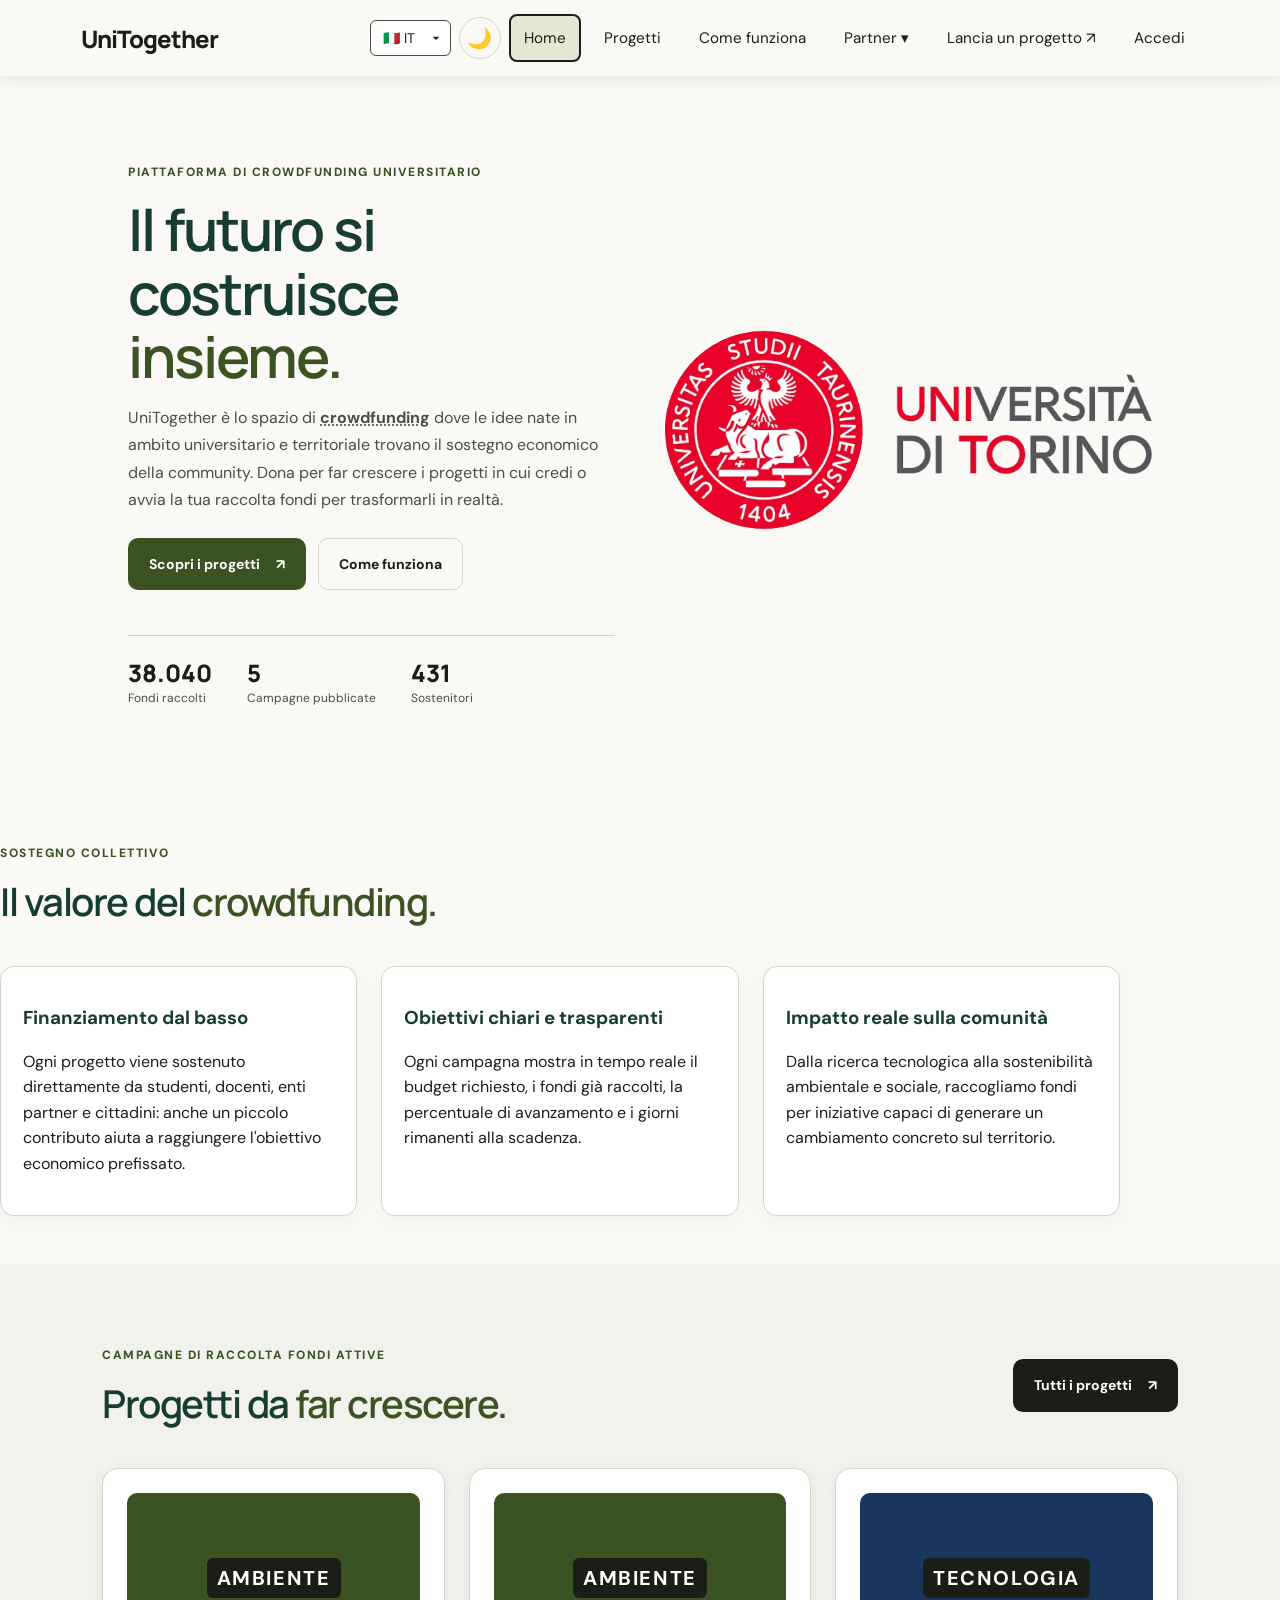
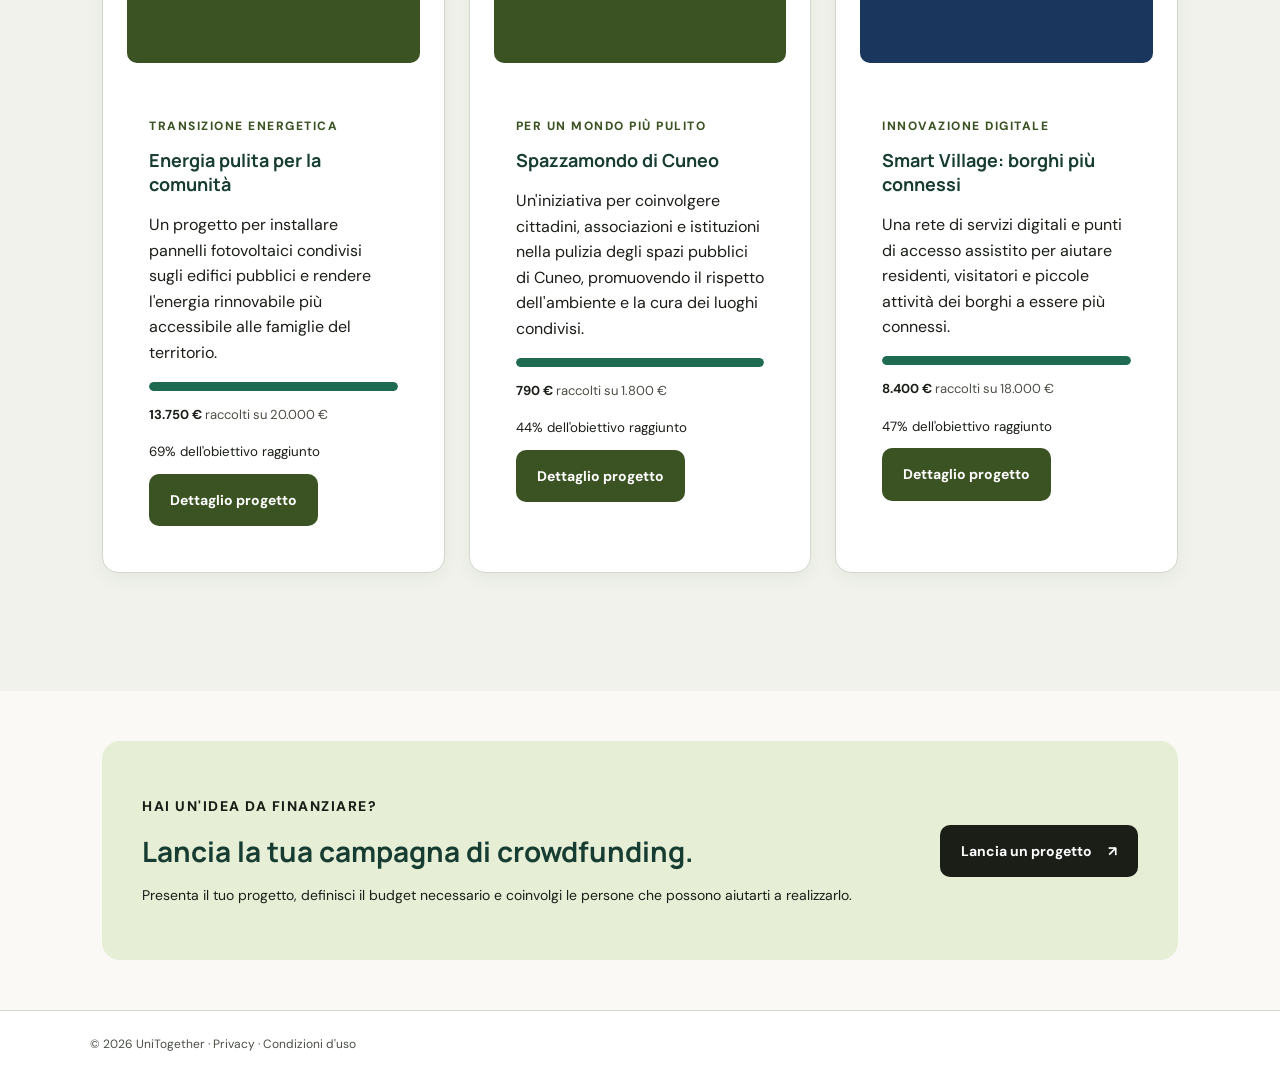
<file: assignment3_gruppoAC/src/index.html>
<!DOCTYPE html>
<html lang="it" data-theme="light">
<head>
    <meta charset="UTF-8">
    <meta name="viewport" content="width=device-width, initial-scale=1.0">
    <title>UniTogether - Home</title>
    <link rel="stylesheet" href="https://fonts.googleapis.com/css2?family=DM+Sans:wght@400;500;600;700&family=Manrope:wght@400;500;600;700;800&display=swap">
    <link rel="stylesheet" href="../stile/stile.css">
    <script src="../js/app.js" defer></script>
    <script src="../dati/progetti-dati.js" defer></script>
    <script src="../js/home.js" defer></script>
</head>
<body>
<a href="#mainContent" class="skip-link">Salta al contenuto principale</a>

<header class="site-header">
    <a class="logo" href="index.html">UniTogether</a>

    <button class="menu-toggle" id="menuToggle"
            type="button"
            aria-label="Apri menu di navigazione"
            aria-expanded="false"
            aria-controls="mainNav">
        <span aria-hidden="true">☰</span>
    </button>

    <nav id="mainNav" aria-label="Menu principale">
        <div class="language-selector">
            <label for="languageSelect" class="sr-only">Seleziona lingua</label>
            <select id="languageSelect" name="language" title="Seleziona lingua" aria-label="Seleziona lingua" autocomplete="language" onchange="cambiaLinguaGoogle(this.value)">
                <option value="it">🇮🇹 IT</option>
                <option value="en">🇬🇧 EN</option>
                <option value="es">🇪🇸 ES</option>
                <option value="fr">🇫🇷 FR</option>
                <option value="de">🇩🇪 DE</option>
            </select>
        </div>

        <!-- Contenitore nascosto per Google Translate ignorato dagli screen reader -->
        <div id="google_translate_element" hidden aria-hidden="true"></div>

        <button
                id="themeToggle"
                class="theme-toggle"
                type="button"
                aria-label="Attiva modalità scura"
                aria-pressed="false">
            <span aria-hidden="true">🌙</span>
        </button>
        <a href="index.html" aria-current="page">Home</a>
        <a href="progetti.html">Progetti</a>
        <a href="come-funziona.html">Come funziona</a>

        <div class="partner-dropdown">
            <button class="partner-btn" id="partnerBtn" type="button" aria-label="Partner" aria-expanded="false" aria-controls="partnerMenu">
                Partner <span aria-hidden="true">▾</span>
            </button>
            <div class="partner-menu" id="partnerMenu">
                <div class="partner-item">
                    <button class="submenu-btn" type="button" aria-label="Banche" aria-expanded="false">Banche <span aria-hidden="true">›</span></button>
                    <div class="partner-submenu">
                        <a href="errore.html">Banca 1</a>
                        <a href="errore.html">Banca 2</a>
                        <a href="errore.html">Banca 3</a>
                    </div>
                </div>
                <div class="partner-item">
                    <button class="submenu-btn" type="button" aria-label="Enti Pubblici" aria-expanded="false">Enti Pubblici <span aria-hidden="true">›</span></button>
                    <div class="partner-submenu">
                        <a href="errore.html">Ente pubblico 1</a>
                        <a href="errore.html">Ente pubblico 2</a>
                        <a href="errore.html">Ente pubblico 3</a>
                    </div>
                </div>
                <div class="partner-item">
                    <button class="submenu-btn" type="button" aria-label="Fondazioni" aria-expanded="false">Fondazioni <span aria-hidden="true">›</span></button>
                    <div class="partner-submenu">
                        <a href="errore.html">Fondazione 1</a>
                        <a href="errore.html">Fondazione 2</a>
                        <a href="errore.html">Fondazione 3</a>
                    </div>
                </div>
                <div class="partner-item">
                    <button class="submenu-btn" type="button" aria-label="Università" aria-expanded="false">Università <span aria-hidden="true">›</span></button>
                    <div class="partner-submenu">
                        <a href="index.html">Università di Torino</a>
                        <a href="errore.html">Università di Firenze</a>
                        <a href="errore.html">Università Bocconi</a>
                        <a href="errore.html">Politecnico di Torino</a>
                    </div>
                </div>
            </div>
        </div>

        <a href="aggiungi.html">Lancia un progetto <span aria-hidden="true">↗</span></a>
        <a href="login.html">Accedi</a>
    </nav>
</header>

<main id="mainContent">
    <section class="hero" aria-labelledby="heroHeading">
        <div class="hero-text">
            <p class="eyebrow">PIATTAFORMA DI CROWDFUNDING UNIVERSITARIO</p>
            <h1 id="heroHeading">Il futuro si<br>costruisce <span>insieme.</span></h1>
            <p>
                UniTogether è lo spazio di <strong><abbr title="Raccolta collettiva e collaborativa di fondi, effettuata attraverso la rete, aperta a tutti coloro che decidono di finanziare progetti innovativi e imprese appena costituite." data-tooltip="Raccolta collettiva e collaborativa di fondi, effettuata attraverso la rete, aperta a tutti coloro che decidono di finanziare progetti innovativi e imprese appena costituite.">crowdfunding</abbr></strong> dove le idee nate in ambito universitario e territoriale trovano il sostegno economico della community. Dona per far crescere i progetti in cui credi o avvia la tua raccolta fondi per trasformarli in realtà.
            </p>

            <div class="hero-actions">
                <a href="progetti.html" class="btn primary-btn">Scopri i progetti <span aria-hidden="true">↗</span></a>
                <a href="come-funziona.html" class="btn secondary-btn">Come funziona</a>
            </div>

            <div class="statistics">
                <div><strong id="totalRaised">—</strong><small>Fondi raccolti</small></div>
                <div><strong id="totalProjects">—</strong><small>Campagne pubblicate</small></div>
                <div><strong id="totalSupporters">—</strong><small>Sostenitori</small></div>
            </div>
        </div>

        <div class="hero-illustration">
            <img src="../img/logo_unito.png" class="responsive-logo" alt="Logo Università di Torino">
        </div>
    </section>

    <section class="container section crowdfunding-section" aria-labelledby="crowdfundingHeading">
        <div class="section-title">
            <div>
                <p class="eyebrow">SOSTEGNO COLLETTIVO</p>
                <h2 id="crowdfundingHeading">Il valore del <span>crowdfunding.</span></h2>
            </div>
        </div>

        <div class="feature-grid">
            <article class="card">
                <h3>Finanziamento dal basso</h3>
                <p>Ogni progetto viene sostenuto direttamente da studenti, docenti, enti partner e cittadini: anche un piccolo contributo aiuta a raggiungere l'obiettivo economico prefissato.</p>
            </article>
            <article class="card">
                <h3>Obiettivi chiari e trasparenti</h3>
                <p>Ogni campagna mostra in tempo reale il budget richiesto, i fondi già raccolti, la percentuale di avanzamento e i giorni rimanenti alla scadenza.</p>
            </article>
            <article class="card">
                <h3>Impatto reale sulla comunità</h3>
                <p>Dalla ricerca tecnologica alla sostenibilità ambientale e sociale, raccogliamo fondi per iniziative capaci di generare un cambiamento concreto sul territorio.</p>
            </article>
        </div>
    </section>

    <section class="projects-section" aria-labelledby="activeProjectsHeading">
        <div class="section-title">
            <div>
                <p class="eyebrow">CAMPAGNE DI RACCOLTA FONDI ATTIVE</p>
                <h2 id="activeProjectsHeading">Progetti da <span>far crescere.</span></h2>
            </div>
            <a href="progetti.html" class="btn dark-btn">Tutti i progetti <span aria-hidden="true">↗</span></a>
        </div>

        <div class="project-grid" id="homeProjectGrid" aria-live="polite">
            <p>Caricamento progetti...</p>
        </div>
    </section>

    <section class="call-to-action" aria-labelledby="ctaHeading">
        <div>
            <p class="eyebrow">HAI UN'IDEA DA FINANZIARE?</p>
            <h2 id="ctaHeading">Lancia la tua campagna di crowdfunding.</h2>
            <p>Presenta il tuo progetto, definisci il budget necessario e coinvolgi le persone che possono aiutarti a realizzarlo.</p>
        </div>
        <a href="aggiungi.html" class="btn dark-btn">Lancia un progetto <span aria-hidden="true">↗</span></a>
    </section>
</main>

<footer class="footer-simple">
    © 2026 UniTogether · Privacy · Condizioni d'uso
</footer>

</body>
</html>
</file>
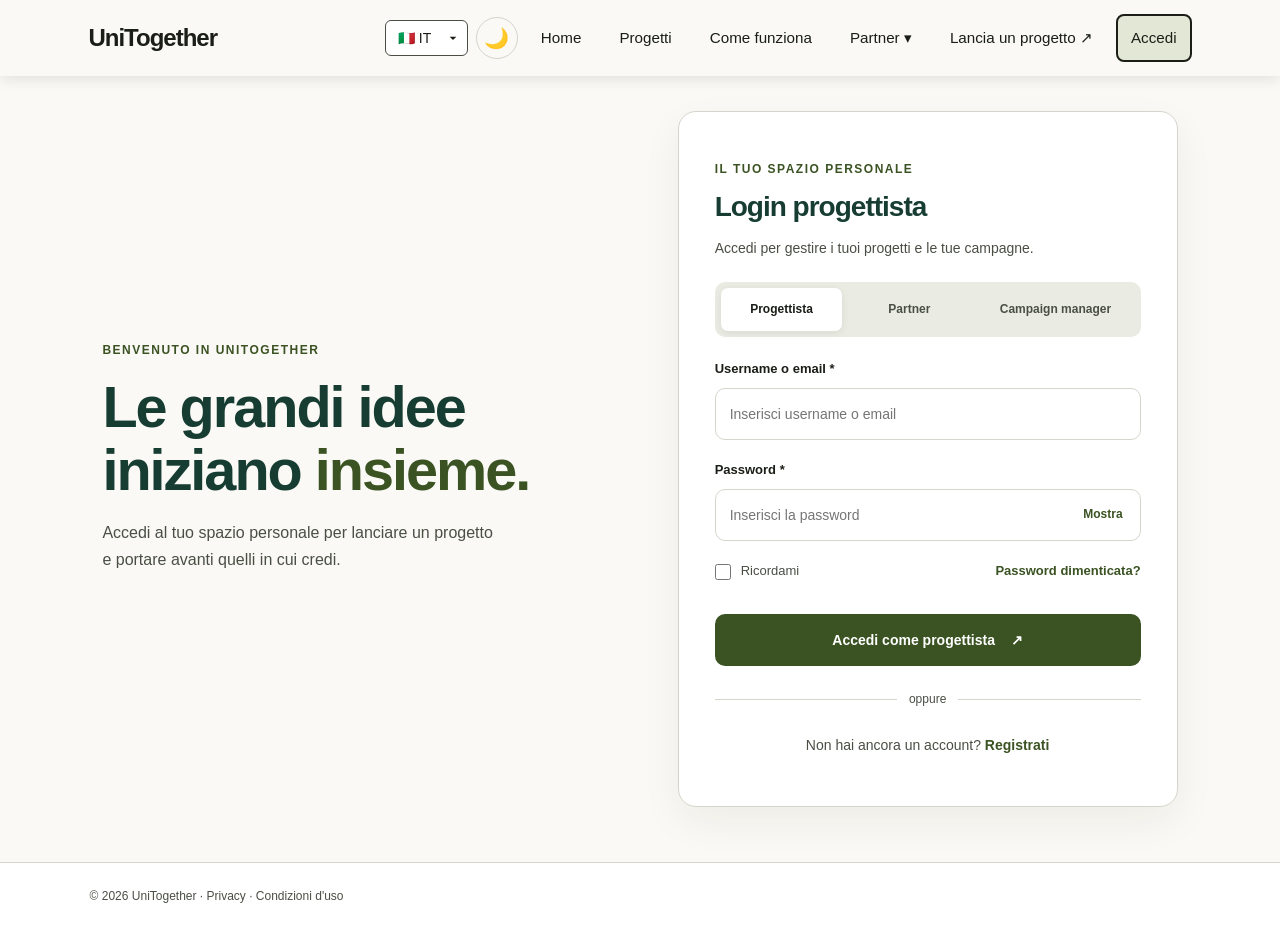
<file: assignment3_gruppoAC/src/aggiungi.html>
<!DOCTYPE html>
<html lang="it">
<head>
    <meta charset="UTF-8">
    <meta name="viewport" content="width=device-width, initial-scale=1.0">
    <title>Lancia un progetto | UniTogether</title>

    <link rel="stylesheet" href="../stile/stile.css">
    <style>
        .field-group {
            display: flex;
            flex-direction: column;
            flex-wrap: wrap;
            width: 100%;
            max-width: 100%;
        }
        .category-option, .review-checkbox {
            display: flex;
            flex-wrap: wrap;
            max-width: 100%;
        }
        label, input, select, textarea {
            max-width: 100%;
            box-sizing: border-box;
        }
        .field-group input:not([type="radio"]):not([type="checkbox"]):not([type="file"]),
        .field-group textarea {
            width: 100%;
        }
        .group-label {
            display: block;
            font-size: .92rem;
            font-weight: 700;
            margin-bottom: 9px;
            width: 100%;
        }
    </style>

    <script src="../js/app.js" defer></script>
    <script src="../js/aggiungi.js" defer></script>
</head>

<body>
<a href="#mainContent" class="skip-link">Salta al contenuto principale</a>

<header class="site-header">
    <a class="logo" href="index.html">UniTogether</a>

    <button class="menu-toggle" id="menuToggle"
            type="button"
            aria-label="Apri menu di navigazione"
            aria-expanded="false"
            aria-controls="mainNav">
        <span aria-hidden="true">☰</span>
    </button>

    <nav id="mainNav" aria-label="Menu principale">
        <div class="language-selector">
            <label for="languageSelect" class="sr-only">Seleziona lingua</label>
            <select id="languageSelect" name="language" autocomplete="language" onchange="cambiaLinguaGoogle(this.value)" aria-label="Seleziona lingua">
                <option value="it">🇮🇹 IT</option>
                <option value="en">🇬🇧 EN</option>
                <option value="es">🇪🇸 ES</option>
                <option value="fr">🇫🇷 FR</option>
                <option value="de">🇩🇪 DE</option>
            </select>
        </div>

        <!-- Contenitore nascosto per Google Translate ignorato dagli screen reader -->
        <div id="google_translate_element" hidden aria-hidden="true"></div>

        <button
                id="themeToggle"
                class="theme-toggle"
                type="button"
                aria-label="Attiva modalità scura"
                aria-pressed="false">
            <span aria-hidden="true">🌙</span>
        </button>
        <a href="index.html">Home</a>
        <a href="progetti.html">Progetti</a>
        <a href="come-funziona.html">Come funziona</a>

        <div class="partner-dropdown">
            <button class="partner-btn" id="partnerBtn" type="button" aria-expanded="false" aria-controls="partnerMenu">
                Partner <span aria-hidden="true">▾</span>
            </button>
            <div class="partner-menu" id="partnerMenu">
                <div class="partner-item">
                    <button class="submenu-btn" type="button" aria-expanded="false">Banche <span aria-hidden="true">›</span></button>
                    <div class="partner-submenu">
                        <a href="errore.html">Banca 1</a>
                        <a href="errore.html">Banca 2</a>
                        <a href="errore.html">Banca 3</a>
                    </div>
                </div>
                <div class="partner-item">
                    <button class="submenu-btn" type="button" aria-expanded="false">Enti Pubblici <span aria-hidden="true">›</span></button>
                    <div class="partner-submenu">
                        <a href="errore.html">Ente pubblico 1</a>
                        <a href="errore.html">Ente pubblico 2</a>
                        <a href="errore.html">Ente pubblico 3</a>
                    </div>
                </div>
                <div class="partner-item">
                    <button class="submenu-btn" type="button" aria-expanded="false">Fondazioni <span aria-hidden="true">›</span></button>
                    <div class="partner-submenu">
                        <a href="errore.html">Fondazione 1</a>
                        <a href="errore.html">Fondazione 2</a>
                        <a href="errore.html">Fondazione 3</a>
                    </div>
                </div>
                <div class="partner-item">
                    <button class="submenu-btn" type="button" aria-expanded="false">Università <span aria-hidden="true">›</span></button>
                    <div class="partner-submenu">
                        <a href="index.html">Università di Torino</a>
                        <a href="errore.html">Università di Firenze</a>
                        <a href="errore.html">Università Bocconi</a>
                        <a href="errore.html">Politecnico di Torino</a>
                    </div>
                </div>
            </div>
        </div>

        <a href="aggiungi.html" aria-current="page">Lancia un progetto <span aria-hidden="true">↗</span></a>
        <a href="login.html">Accedi</a>
    </nav>
</header>

<main id="mainContent" class="add-project-page">

    <section class="add-project-heading">
        <p class="eyebrow">LA TUA IDEA MERITA DI CRESCERE</p>
        <h1>Costruiamo qualcosa <span>insieme.</span></h1>
        <p>
            Raccontaci la tua idea, definisci il tuo obiettivo
            e trova le persone che possono aiutarti a realizzarla.
        </p>
    </section>

    <div class="add-project-layout">

        <!-- SIDEBAR -->

        <aside class="wizard-sidebar" aria-label="Avanzamento creazione progetto">

            <div class="wizard-progress">
                <div class="wizard-progress-header">
                    <strong>La tua candidatura</strong>
                    <span id="progressPercentage">20%</span>
                </div>

                <div class="wizard-progress-track" aria-hidden="true">
                    <span id="progressBar"></span>
                </div>
            </div>

            <div class="wizard-steps">

                <button type="button" class="wizard-step active" data-step="0">
                    <span class="step-number" aria-hidden="true">1</span>
                    <span>
                        <strong>Informazioni generali</strong>
                        <small>Presenta la tua idea</small>
                    </span>
                </button>

                <button type="button" class="wizard-step" data-step="1">
                    <span class="step-number" aria-hidden="true">2</span>
                    <span>
                        <strong>Obiettivo e categoria</strong>
                        <small>Definisci il tuo progetto</small>
                    </span>
                </button>

                <button type="button" class="wizard-step" data-step="2">
                    <span class="step-number" aria-hidden="true">3</span>
                    <span>
                        <strong>La tua storia</strong>
                        <small>Spiega perché è importante</small>
                    </span>
                </button>

                <button type="button" class="wizard-step" data-step="3">
                    <span class="step-number" aria-hidden="true">4</span>
                    <span>
                        <strong>Immagini</strong>
                        <small>Dai un volto alla tua idea</small>
                    </span>
                </button>

                <button type="button" class="wizard-step" data-step="4">
                    <span class="step-number" aria-hidden="true">5</span>
                    <span>
                        <strong>Riepilogo</strong>
                        <small>Controlla e invia</small>
                    </span>
                </button>

            </div>

            <div class="wizard-help">
                <strong>Hai bisogno di aiuto?</strong>
                <p>Puoi salvare la bozza e riprendere quando vuoi.</p>
            </div>

        </aside>

        <!-- FORM -->

        <section class="wizard-content">

            <div class="wizard-content-header">
                <div>
                    <span class="eyebrow" id="stepEyebrow">PASSAGGIO 1 DI 5</span>
                    <h2 id="stepTitle">Presenta la tua idea</h2>
                    <p id="stepDescription">
                        Cominciamo dalle informazioni principali.
                    </p>
                </div>

                <span class="draft-status" id="draftStatus" aria-live="polite">
                    Bozza non salvata
                </span>
            </div>

            <form id="projectForm" novalidate>

                <!-- STEP 1 -->

                <div class="wizard-panel active" data-panel="0">

                    <div class="field-group">
                        <label for="projectTitle">Nome del progetto *</label>
                        <input type="text" id="projectTitle" name="projectTitle"
                               autocomplete="off"
                               maxlength="80"
                               placeholder="Es. Un laboratorio per il futuro"
                               required>
                        <small>Un titolo breve, chiaro e riconoscibile.</small>
                        <span class="field-error" aria-live="polite"></span>
                    </div>

                    <div class="field-group">
                        <label for="projectSubtitle">Sottotitolo</label>
                        <input type="text" id="projectSubtitle" name="projectSubtitle"
                               autocomplete="off"
                               maxlength="120"
                               placeholder="Descrivi la tua idea in una frase">
                    </div>

                    <div class="field-row">

                        <div class="field-group">
                            <label for="projectUniversity">Università *</label>
                            <input type="text" id="projectUniversity" name="projectUniversity"
                                   autocomplete="organization"
                                   placeholder="Es. Università di Torino"
                                   required>
                            <span class="field-error" aria-live="polite"></span>
                        </div>

                        <div class="field-group">
                            <label for="projectLocation">Località *</label>
                            <input type="text" id="projectLocation" name="projectLocation"
                                   autocomplete="address-level2"
                                   placeholder="Es. Torino"
                                   required>
                            <span class="field-error" aria-live="polite"></span>
                        </div>

                    </div>

                    <div class="field-group">
                        <label for="projectTeam">Team o referente</label>
                        <input type="text" id="projectTeam" name="projectTeam"
                               autocomplete="off"
                               placeholder="Es. Associazione studenti UniTo">
                    </div>

                </div>

                <!-- STEP 2 -->

                <div class="wizard-panel" data-panel="1">

                    <div class="field-group" role="radiogroup" aria-labelledby="categoryGroupLabel">
                        <span id="categoryGroupLabel" class="group-label">Categoria del progetto *</span>

                        <div class="category-options">

                            <label for="catAmbiente" class="category-option green">
                                <input type="radio" id="catAmbiente" name="category"
                                       value="ambiente" autocomplete="off" required>
                                <span aria-hidden="true">🌱</span>
                                <strong>Ambiente</strong>
                                <small>Sostenibilità e natura</small>
                            </label>

                            <label for="catCultura" class="category-option purple">
                                <input type="radio" id="catCultura" name="category"
                                       value="cultura" autocomplete="off">
                                <span aria-hidden="true">🎨</span>
                                <strong>Cultura</strong>
                                <small>Arte e conoscenza</small>
                            </label>

                            <label for="catTecnologia" class="category-option blue">
                                <input type="radio" id="catTecnologia" name="category"
                                       value="tecnologia" autocomplete="off">
                                <span aria-hidden="true">💡</span>
                                <strong>Tecnologia</strong>
                                <small>Innovazione e ricerca</small>
                            </label>

                            <label for="catSociale" class="category-option orange">
                                <input type="radio" id="catSociale" name="category"
                                       value="sociale" autocomplete="off">
                                <span aria-hidden="true">🤝</span>
                                <strong>Sociale</strong>
                                <small>Comunità e inclusione</small>
                            </label>

                        </div>

                        <span class="field-error" id="categoryError" aria-live="polite"></span>
                    </div>

                    <div class="field-row">

                        <div class="field-group">
                            <label for="projectGoal">Obiettivo economico (€) *</label>
                            <input type="number" id="projectGoal" name="projectGoal"
                                   autocomplete="off"
                                   min="1" max="10000000"
                                   step="1"
                                   placeholder="Es. 5000" required>
                            <span class="field-error" aria-live="polite"></span>
                        </div>

                        <div class="field-group">
                            <label for="projectDeadline">Scadenza *</label>
                            <input type="date" id="projectDeadline" name="projectDeadline"
                                   autocomplete="off" required>
                            <span class="field-error" aria-live="polite"></span>
                        </div>

                    </div>

                    <div class="field-group">
                        <label for="projectBeneficiaries">A chi si rivolge?</label>
                        <input type="text" id="projectBeneficiaries" name="projectBeneficiaries"
                               autocomplete="off"
                               placeholder="Es. Studenti universitari">
                    </div>

                </div>

                <!-- STEP 3 -->

                <div class="wizard-panel" data-panel="2">

                    <div class="field-group">
                        <label for="projectShortDescription">
                            Descrizione breve *
                        </label>

                        <textarea id="projectShortDescription" name="projectShortDescription"
                                  autocomplete="off"
                                  rows="3" maxlength="250"
                                  placeholder="Racconta la tua idea in poche parole..."
                                  required></textarea>

                        <small><span id="shortCount">0</span>/250 caratteri</small>
                        <span class="field-error" aria-live="polite"></span>
                    </div>

                    <div class="field-group">
                        <label for="projectDescription">
                            Racconta il tuo progetto *
                        </label>

                        <textarea id="projectDescription" name="projectDescription"
                                  autocomplete="off"
                                  rows="8" maxlength="3000"
                                  placeholder="Qual è il problema che vuoi risolvere? Qual è la tua soluzione? ..."
                                  required></textarea>

                        <small><span id="descriptionCount">0</span>/3000 caratteri</small>
                        <span class="field-error" aria-live="polite"></span>
                    </div>

                    <div class="field-group">
                        <label for="projectImpact">Come verranno utilizzati i fondi?</label>
                        <textarea id="projectImpact" name="projectImpact"
                                  autocomplete="off" rows="4"
                                  placeholder="Quali cambiamenti porterà il tuo progetto con il ricavato?"></textarea>
                    </div>

                </div>

                <!-- STEP 4 -->

                <div class="wizard-panel" data-panel="3">

                    <div class="field-group">
                        <label for="projectImage">Immagine di copertina</label>

                        <input type="file" id="projectImage" name="projectImage"
                               autocomplete="off"
                               accept="image/png,image/jpeg,image/webp">

                        <small>
                            Formati ammessi: JPG, PNG e WEBP.
                            Dimensione massima: 2 MB.
                        </small>

                        <div class="image-preview" id="imagePreview">
                            <span aria-hidden="true">📷</span>
                            <p>L'anteprima della tua immagine apparirà qui.</p>
                        </div>

                        <button type="button" class="remove-image"
                                id="removeImage" hidden>
                            Rimuovi immagine
                        </button>
                    </div>

                    <div class="field-group">
                        <label for="projectWebsite">Sito web o link esterno</label>
                        <input type="url" id="projectWebsite" name="projectWebsite"
                               autocomplete="url"
                               placeholder="https://...">
                    </div>

                </div>

                <!-- STEP 5 -->

                <div class="wizard-panel" data-panel="4">

                    <div class="review-notice">
                        <span aria-hidden="true">✓</span>
                        <div>
                            <strong>Ci siamo quasi!</strong>
                            <p>Controlla le informazioni prima di inviare il progetto.</p>
                        </div>
                    </div>

                    <div id="projectReview" class="project-review"></div>

                    <div class="review-checkbox">
                        <input type="checkbox" id="confirmProject" name="confirmProject" autocomplete="off">
                        <label for="confirmProject">
                            Confermo che le informazioni inserite sono corrette
                            e che il progetto rispetta le condizioni di utilizzo. <strong>*</strong>
                        </label>
                    </div>

                    <p class="review-error" id="confirmError" aria-live="polite"></p>

                </div>

                <!-- NAVIGAZIONE -->

                <div class="wizard-actions">

                    <button type="button" id="previousStep"
                            class="wizard-back" hidden>
                        <span aria-hidden="true">←</span> Indietro
                    </button>

                    <span class="required-note">* Campi obbligatori</span>

                    <button type="button" id="nextStep"
                            class="btn primary-btn">
                        Continua <span aria-hidden="true">→</span>
                    </button>

                    <button type="submit" id="submitProject"
                            class="btn primary-btn" hidden>
                        Invia progetto <span aria-hidden="true">↗</span>
                    </button>

                </div>

                <p class="form-message" id="formMessage"
                   aria-live="polite"></p>

            </form>

        </section>

    </div>

</main>

<footer class="footer-simple">
    © 2026 UniTogether · Privacy · Condizioni d'uso
</footer>

</body>
</html>
</file>
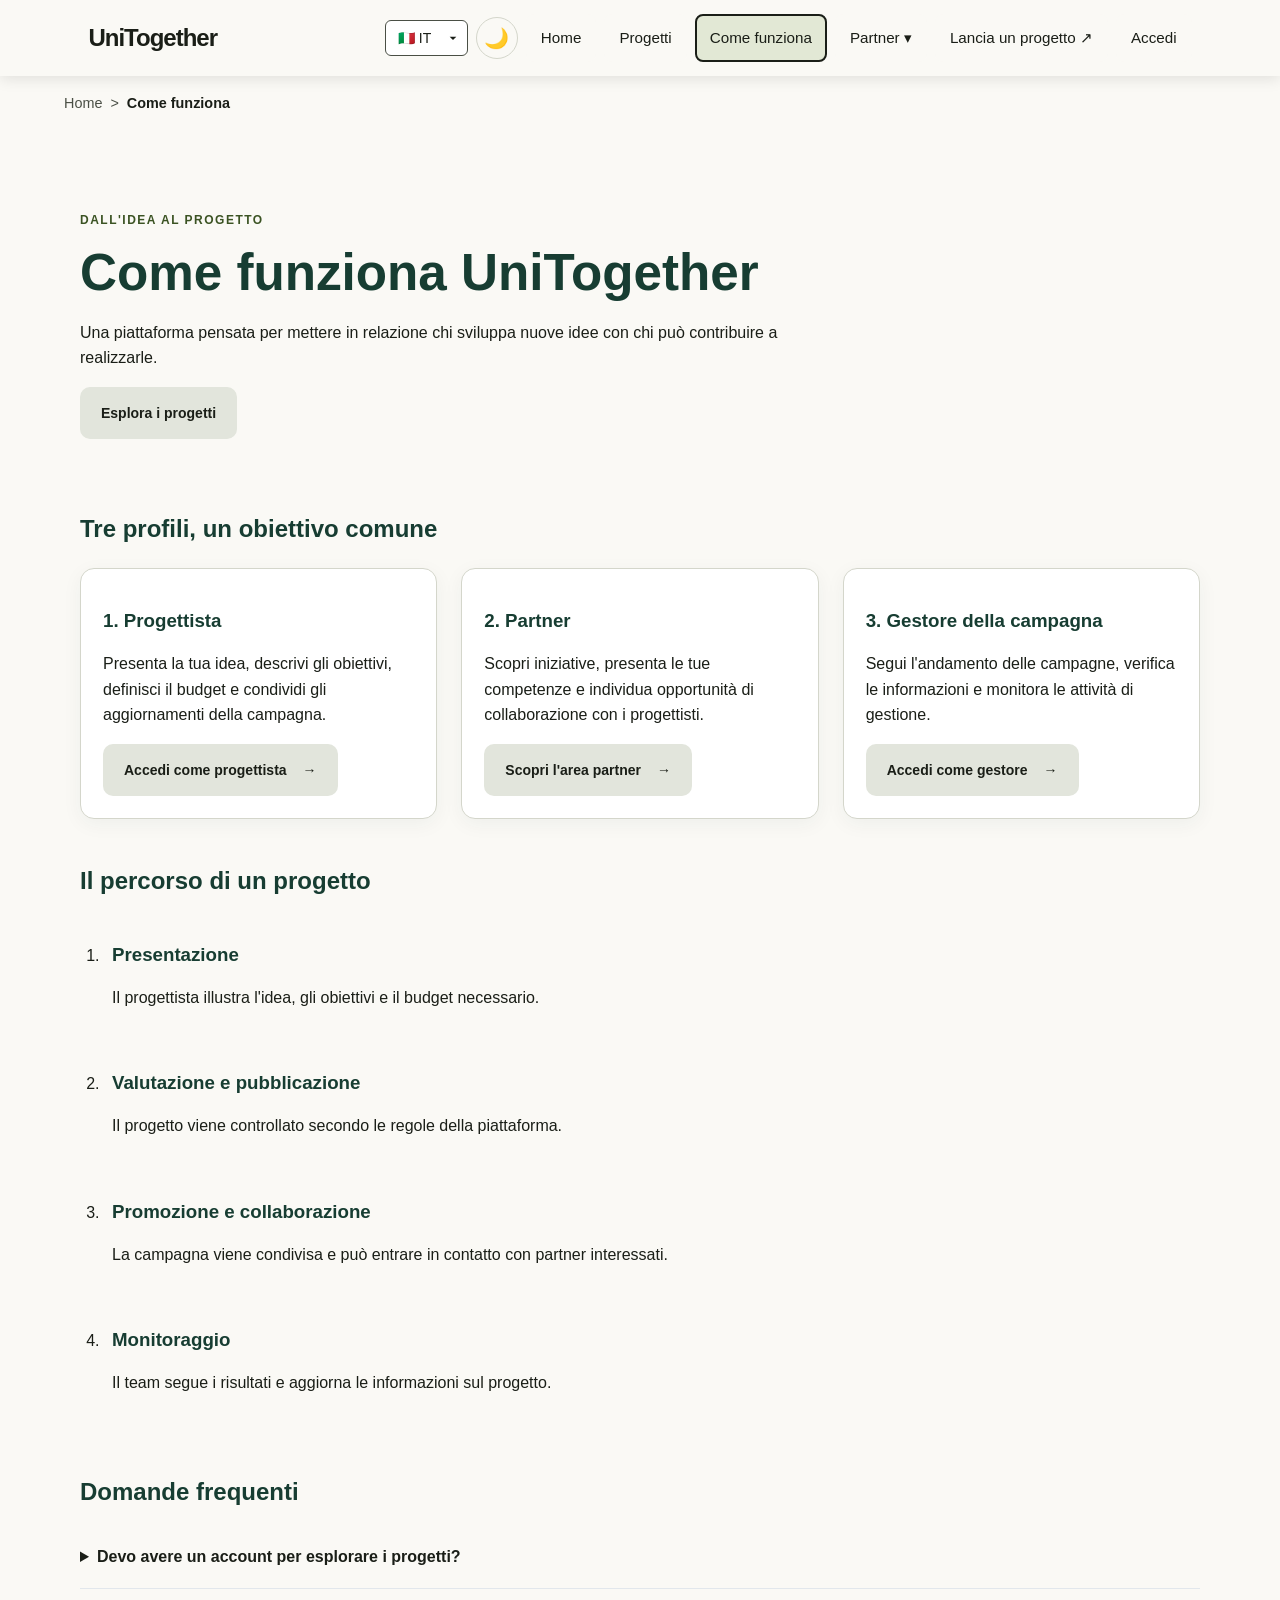
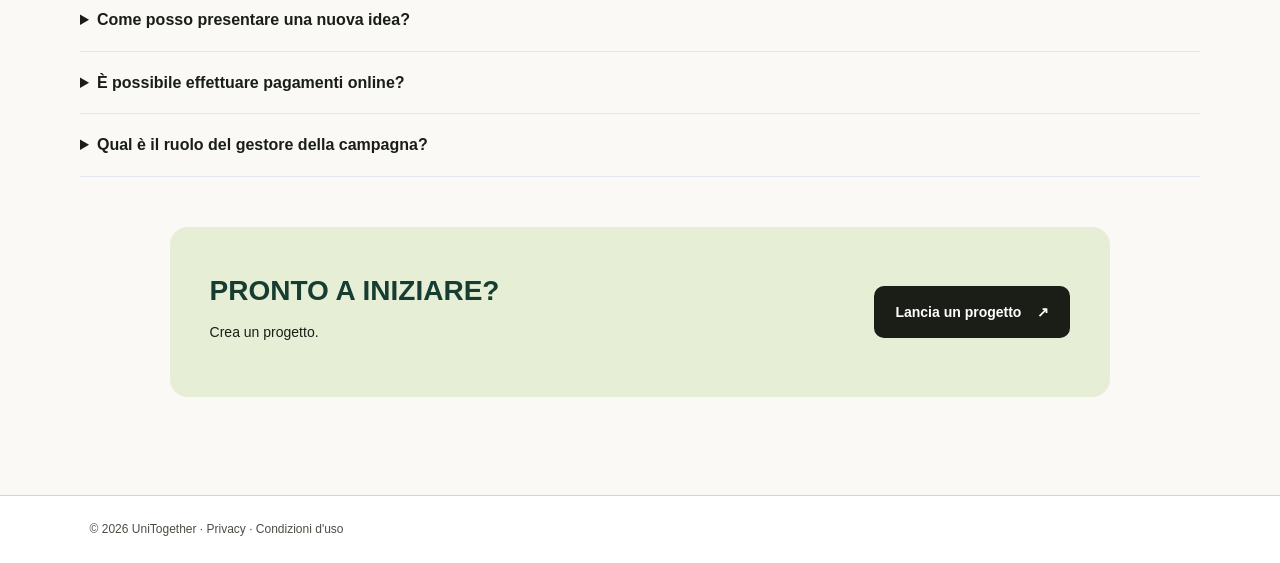
<file: assignment3_gruppoAC/src/come-funziona.html>
<!DOCTYPE html>
<html lang="it">
<head>
  <meta charset="UTF-8">
  <meta name="viewport" content="width=device-width, initial-scale=1.0">
  <title>Come funziona | UniTogether</title>
  <link rel="stylesheet" href="../stile/stile.css">
  <script src="../js/app.js" defer></script>
</head>
<body>
<a href="#mainContent" class="skip-link">Salta al contenuto principale</a>

<header class="site-header">
  <a class="logo" href="index.html">UniTogether</a>

  <button class="menu-toggle" id="menuToggle"
          type="button"
          aria-label="Apri menu di navigazione"
          aria-expanded="false"
          aria-controls="mainNav">
    <span aria-hidden="true">☰</span>
  </button>

  <nav id="mainNav" aria-label="Menu principale">
    <div class="language-selector">
      <label for="languageSelect" class="sr-only">Seleziona lingua</label>
      <select id="languageSelect" name="language" autocomplete="language" onchange="cambiaLinguaGoogle(this.value)" aria-label="Seleziona lingua">
        <option value="it">🇮🇹 IT</option>
        <option value="en">🇬🇧 EN</option>
        <option value="es">🇪🇸 ES</option>
        <option value="fr">🇫🇷 FR</option>
        <option value="de">🇩🇪 DE</option>
      </select>
    </div>

    <!-- Contenitore nascosto per Google Translate ignorato dagli screen reader -->
    <div id="google_translate_element" hidden aria-hidden="true"></div>

    <button
            id="themeToggle"
            class="theme-toggle"
            type="button"
            aria-label="Attiva modalità scura"
            aria-pressed="false">
      <span aria-hidden="true">🌙</span>
    </button>
    <a href="index.html">Home</a>
    <a href="progetti.html">Progetti</a>
    <a href="come-funziona.html" aria-current="page">Come funziona</a>

    <div class="partner-dropdown">
      <button class="partner-btn" id="partnerBtn" type="button" aria-expanded="false" aria-controls="partnerMenu">
        Partner <span aria-hidden="true">▾</span>
      </button>
      <div class="partner-menu" id="partnerMenu">
        <div class="partner-item">
          <button class="submenu-btn" type="button" aria-expanded="false">Banche <span aria-hidden="true">›</span></button>
          <div class="partner-submenu">
            <a href="errore.html">Banca 1</a>
            <a href="errore.html">Banca 2</a>
            <a href="errore.html">Banca 3</a>
          </div>
        </div>
        <div class="partner-item">
          <button class="submenu-btn" type="button" aria-expanded="false">Enti Pubblici <span aria-hidden="true">›</span></button>
          <div class="partner-submenu">
            <a href="errore.html">Ente pubblico 1</a>
            <a href="errore.html">Ente pubblico 2</a>
            <a href="errore.html">Ente pubblico 3</a>
          </div>
        </div>
        <div class="partner-item">
          <button class="submenu-btn" type="button" aria-expanded="false">Fondazioni <span aria-hidden="true">›</span></button>
          <div class="partner-submenu">
            <a href="errore.html">Fondazione 1</a>
            <a href="errore.html">Fondazione 2</a>
            <a href="errore.html">Fondazione 3</a>
          </div>
        </div>
        <div class="partner-item">
          <button class="submenu-btn" type="button" aria-expanded="false">Università <span aria-hidden="true">›</span></button>
          <div class="partner-submenu">
            <a href="index.html">Università di Torino</a>
            <a href="errore.html">Università di Firenze</a>
            <a href="errore.html">Università Bocconi</a>
            <a href="errore.html">Politecnico di Torino</a>
          </div>
        </div>
      </div>
    </div>

    <a href="aggiungi.html">Lancia un progetto <span aria-hidden="true">↗</span></a>
    <a href="login.html">Accedi</a>
  </nav>
</header>

<nav class="breadcrumbs" aria-label="Percorso">
  <a href="index.html">Home</a>
  <span aria-hidden="true">&gt;</span>
  <span aria-current="page">Come funziona</span>
</nav>

<main id="mainContent" class="container">
  <section class="page-hero">
    <p class="eyebrow">Dall'idea al progetto</p>
    <h1>Come funziona UniTogether</h1>
    <p>
      Una piattaforma pensata per mettere in relazione chi sviluppa
      nuove idee con chi può contribuire a realizzarle.
    </p>
    <a class="btn" href="progetti.html">Esplora i progetti</a>
  </section>

  <section class="section">
    <h2>Tre profili, un obiettivo comune</h2>
    <div class="feature-grid">
      <article class="card">
        <h3>1. Progettista</h3>
        <p>
          Presenta la tua idea, descrivi gli obiettivi, definisci il
          budget e condividi gli aggiornamenti della campagna.
        </p>
        <a class="btn" href="login.html?ruolo=progettista">Accedi come progettista <span aria-hidden="true">→</span></a>
      </article>

      <article class="card">
        <h3>2. Partner</h3>
        <p>
          Scopri iniziative, presenta le tue competenze e individua
          opportunità di collaborazione con i progettisti.
        </p>
        <a class="btn" href="partner.html">Scopri l'area partner <span aria-hidden="true">→</span></a>
      </article>

      <article class="card">
        <h3>3. Gestore della campagna</h3>
        <p>
          Segui l'andamento delle campagne, verifica le informazioni
          e monitora le attività di gestione.
        </p>
        <a class="btn" href="login.html?ruolo=gestore">Accedi come gestore <span aria-hidden="true">→</span></a>
      </article>
    </div>
  </section>

  <section class="section">
    <h2>Il percorso di un progetto</h2>
    <ol class="steps-list">
      <li>
        <h3>Presentazione</h3>
        <p>Il progettista illustra l'idea, gli obiettivi e il budget necessario.</p>
      </li>
      <li>
        <h3>Valutazione e pubblicazione</h3>
        <p>Il progetto viene controllato secondo le regole della piattaforma.</p>
      </li>
      <li>
        <h3>Promozione e collaborazione</h3>
        <p>La campagna viene condivisa e può entrare in contatto con partner interessati.</p>
      </li>
      <li>
        <h3>Monitoraggio</h3>
        <p>Il team segue i risultati e aggiorna le informazioni sul progetto.</p>
      </li>
    </ol>
  </section>

  <section class="section">
    <h2>Domande frequenti</h2>

    <details class="faq-item">
      <summary>Devo avere un account per esplorare i progetti?</summary>
      <p>Puoi consultare il catalogo dimostrativo senza effettuare il login.</p>
    </details>

    <details class="faq-item">
      <summary>Come posso presentare una nuova idea?</summary>
      <p>Accedi come progettista. La creazione e l'invio di una campagna
        richiedono che i relativi servizi siano attivi.</p>
    </details>

    <details class="faq-item">
      <summary>È possibile effettuare pagamenti online?</summary>
      <p>In questa versione dimostrativa i pagamenti non sono attivi.
        Per raccogliere fondi reali occorre integrare un sistema di
        pagamento e i servizi backend necessari.</p>
    </details>

    <details class="faq-item">
      <summary>Qual è il ruolo del gestore della campagna?</summary>
      <p>Il gestore si occupa delle attività di controllo e monitoraggio
        previste dalle autorizzazioni e dalle regole della piattaforma.</p>
    </details>
  </section>

  <section class="call-to-action">
    <div>
      <h2>PRONTO A INIZIARE?</h2>
      <p>Crea un progetto.</p>
    </div>
    <a href="aggiungi.html" class="btn dark-btn">Lancia un progetto <span aria-hidden="true">↗</span></a>
  </section>
</main>

<footer class="footer-simple">
  © 2026 UniTogether · Privacy · Condizioni d'uso
</footer>
</body>
</html>
</file>
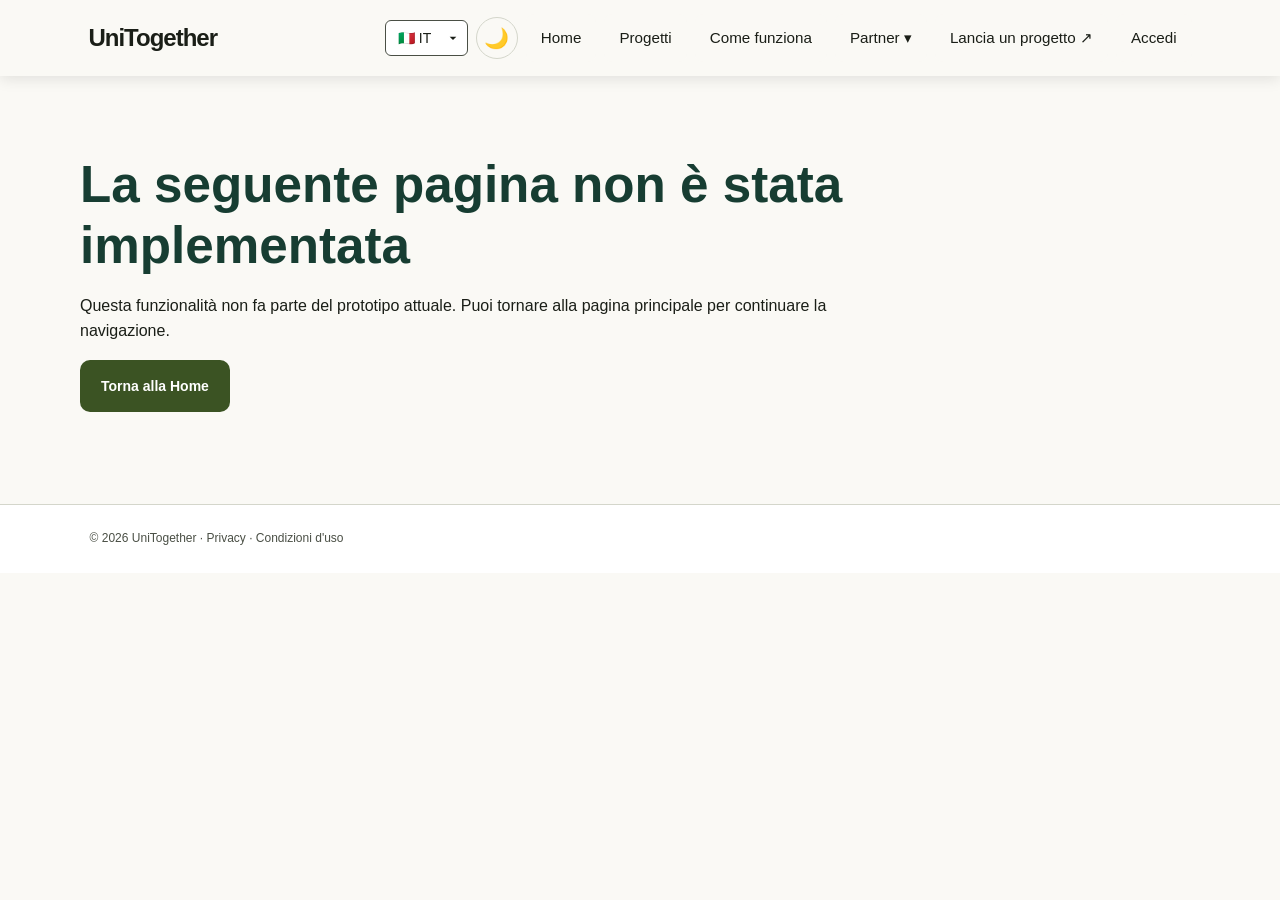
<file: assignment3_gruppoAC/src/errore.html>
<!DOCTYPE html>
<html lang="it">
<head>
    <meta charset="UTF-8">
    <meta name="viewport" content="width=device-width, initial-scale=1.0">
    <title>Pagina non disponibile | UniTogether</title>
    <link rel="stylesheet" href="../stile/stile.css">
    <script src="../js/app.js" defer></script>
</head>
<body>
<a href="#mainContent" class="skip-link">Salta al contenuto principale</a>

<header class="site-header">
    <a class="logo" href="index.html">UniTogether</a>

    <button class="menu-toggle" id="menuToggle"
            type="button"
            aria-label="Apri menu di navigazione"
            aria-expanded="false"
            aria-controls="mainNav">
        <span aria-hidden="true">☰</span>
    </button>

    <nav id="mainNav" aria-label="Menu principale">
        <div class="language-selector">
            <label for="languageSelect" class="sr-only">Seleziona lingua</label>
            <select id="languageSelect" name="language" autocomplete="language" onchange="cambiaLinguaGoogle(this.value)" aria-label="Seleziona lingua">
                <option value="it">🇮🇹 IT</option>
                <option value="en">🇬🇧 EN</option>
                <option value="es">🇪🇸 ES</option>
                <option value="fr">🇫🇷 FR</option>
                <option value="de">🇩🇪 DE</option>
            </select>
        </div>

        <!-- Contenitore nascosto per Google Translate ignorato dagli screen reader -->
        <div id="google_translate_element" hidden aria-hidden="true"></div>

        <button
                id="themeToggle"
                class="theme-toggle"
                type="button"
                aria-label="Attiva modalità scura"
                aria-pressed="false">
            <span aria-hidden="true">🌙</span>
        </button>
        <a href="index.html">Home</a>
        <a href="progetti.html">Progetti</a>
        <a href="come-funziona.html">Come funziona</a>

        <div class="partner-dropdown">
            <button class="partner-btn" id="partnerBtn" type="button" aria-expanded="false" aria-controls="partnerMenu">
                Partner <span aria-hidden="true">▾</span>
            </button>
            <div class="partner-menu" id="partnerMenu">
                <div class="partner-item">
                    <button class="submenu-btn" type="button" aria-expanded="false">Banche <span aria-hidden="true">›</span></button>
                    <div class="partner-submenu">
                        <a href="errore.html">Banca 1</a>
                        <a href="errore.html">Banca 2</a>
                        <a href="errore.html">Banca 3</a>
                    </div>
                </div>
                <div class="partner-item">
                    <button class="submenu-btn" type="button" aria-expanded="false">Enti Pubblici <span aria-hidden="true">›</span></button>
                    <div class="partner-submenu">
                        <a href="errore.html">Ente pubblico 1</a>
                        <a href="errore.html">Ente pubblico 2</a>
                        <a href="errore.html">Ente pubblico 3</a>
                    </div>
                </div>
                <div class="partner-item">
                    <button class="submenu-btn" type="button" aria-expanded="false">Fondazioni <span aria-hidden="true">›</span></button>
                    <div class="partner-submenu">
                        <a href="errore.html">Fondazione 1</a>
                        <a href="errore.html">Fondazione 2</a>
                        <a href="errore.html">Fondazione 3</a>
                    </div>
                </div>
                <div class="partner-item">
                    <button class="submenu-btn" type="button" aria-expanded="false">Università <span aria-hidden="true">›</span></button>
                    <div class="partner-submenu">
                        <a href="index.html">Università di Torino</a>
                        <a href="errore.html">Università di Firenze</a>
                        <a href="errore.html">Università Bocconi</a>
                        <a href="errore.html">Politecnico di Torino</a>
                    </div>
                </div>
            </div>
        </div>

        <a href="aggiungi.html">Lancia un progetto <span aria-hidden="true">↗</span></a>
        <a href="login.html">Accedi</a>
    </nav>
</header>

<main id="mainContent" class="container">
    <section class="page-hero">
        <h1>La seguente pagina non è stata implementata</h1>
        <p>Questa funzionalità non fa parte del prototipo attuale. Puoi tornare alla pagina principale per continuare la navigazione.</p>
        <p><a href="index.html" class="btn primary-btn">Torna alla Home</a></p>
    </section>
</main>

<footer class="footer-simple">
    © 2026 UniTogether · Privacy · Condizioni d'uso
</footer>

</body>
</html>
</file>
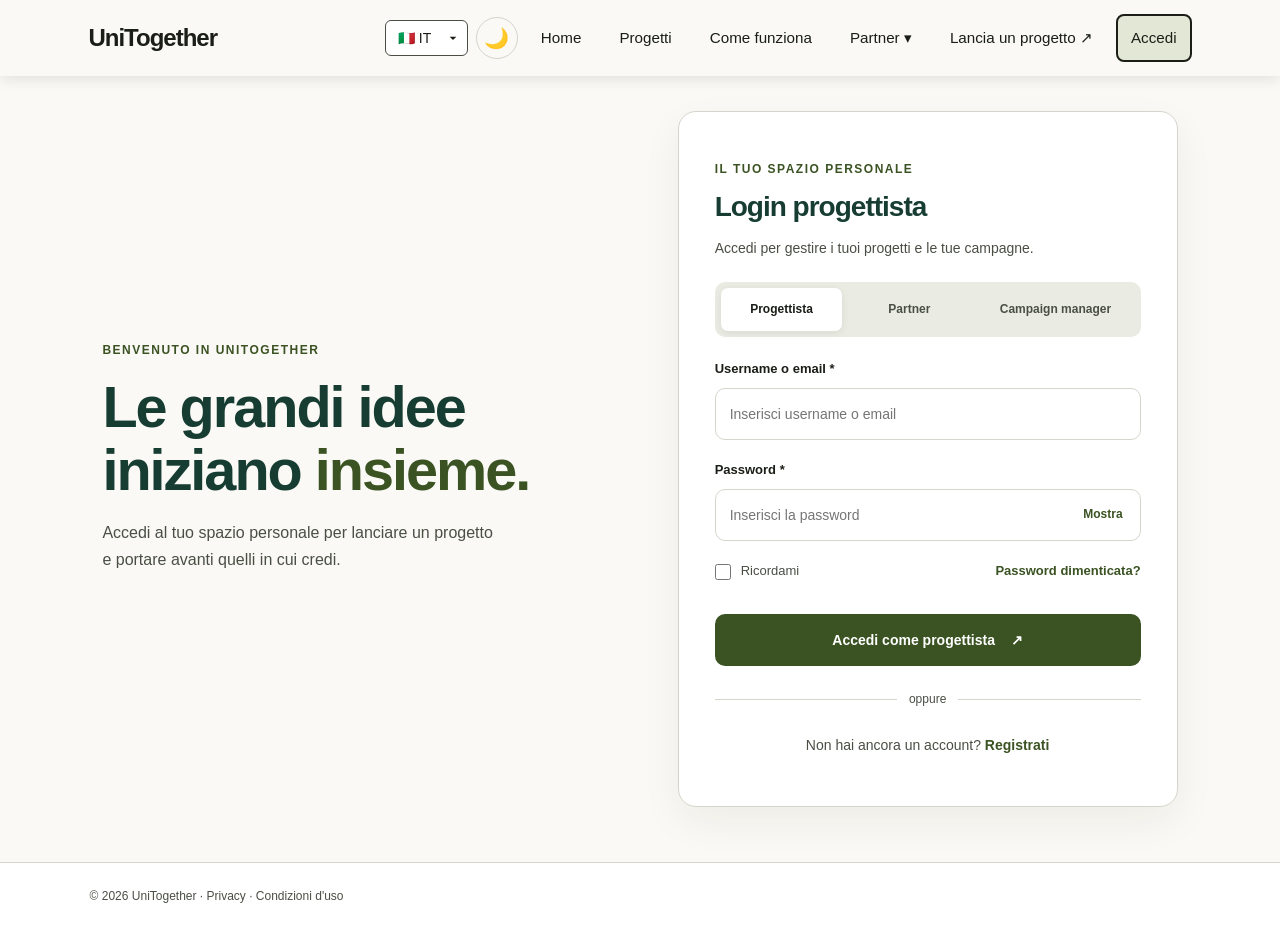
<file: assignment3_gruppoAC/src/login.html>
<!DOCTYPE html>
<html lang="it">
<head>
    <meta charset="UTF-8">
    <meta name="viewport" content="width=device-width, initial-scale=1.0">
    <title>Login | UniTogether</title>
    <link rel="stylesheet" href="../stile/stile.css">
    <style>
        .form-group {
            display: flex;
            flex-direction: column;
            flex-wrap: wrap;
            width: 100%;
            max-width: 100%;
        }
        .password-box, .remember {
            display: flex;
            flex-wrap: wrap;
            max-width: 100%;
        }
        label, input {
            max-width: 100%;
            box-sizing: border-box;
        }
        .form-group input:not([type="checkbox"]) {
            width: 100%;
        }
    </style>
    <script src="../js/app.js" defer></script>
</head>
<body class="auth-page">
<a href="#mainContent" class="skip-link">Salta al contenuto principale</a>

<header class="site-header">
    <a class="logo" href="index.html">UniTogether</a>

    <button class="menu-toggle" id="menuToggle"
            type="button"
            aria-label="Apri menu di navigazione"
            aria-expanded="false"
            aria-controls="mainNav">
        <span aria-hidden="true">☰</span>
    </button>

    <nav id="mainNav" aria-label="Menu principale">
        <div class="language-selector">
            <label for="languageSelect" class="sr-only">Seleziona lingua</label>
            <select id="languageSelect" name="language" autocomplete="language" onchange="cambiaLinguaGoogle(this.value)" aria-label="Seleziona lingua">
                <option value="it">🇮🇹 IT</option>
                <option value="en">🇬🇧 EN</option>
                <option value="es">🇪🇸 ES</option>
                <option value="fr">🇫🇷 FR</option>
                <option value="de">🇩🇪 DE</option>
            </select>
        </div>

        <!-- Contenitore nascosto per Google Translate ignorato dagli screen reader -->
        <div id="google_translate_element" hidden aria-hidden="true"></div>

        <button
                id="themeToggle"
                class="theme-toggle"
                type="button"
                aria-label="Attiva modalità scura"
                aria-pressed="false">
            <span aria-hidden="true">🌙</span>
        </button>
        <a href="index.html">Home</a>
        <a href="progetti.html">Progetti</a>
        <a href="come-funziona.html">Come funziona</a>

        <div class="partner-dropdown">
            <button class="partner-btn" id="partnerBtn" type="button" aria-expanded="false" aria-controls="partnerMenu">
                Partner <span aria-hidden="true">▾</span>
            </button>
            <div class="partner-menu" id="partnerMenu">
                <div class="partner-item">
                    <button class="submenu-btn" type="button" aria-expanded="false">Banche <span aria-hidden="true">›</span></button>
                    <div class="partner-submenu">
                        <a href="errore.html">Banca 1</a>
                        <a href="errore.html">Banca 2</a>
                        <a href="errore.html">Banca 3</a>
                    </div>
                </div>
                <div class="partner-item">
                    <button class="submenu-btn" type="button" aria-expanded="false">Enti Pubblici <span aria-hidden="true">›</span></button>
                    <div class="partner-submenu">
                        <a href="errore.html">Ente pubblico 1</a>
                        <a href="errore.html">Ente pubblico 2</a>
                        <a href="errore.html">Ente pubblico 3</a>
                    </div>
                </div>
                <div class="partner-item">
                    <button class="submenu-btn" type="button" aria-expanded="false">Fondazioni <span aria-hidden="true">›</span></button>
                    <div class="partner-submenu">
                        <a href="errore.html">Fondazione 1</a>
                        <a href="errore.html">Fondazione 2</a>
                        <a href="errore.html">Fondazione 3</a>
                    </div>
                </div>
                <div class="partner-item">
                    <button class="submenu-btn" type="button" aria-expanded="false">Università <span aria-hidden="true">›</span></button>
                    <div class="partner-submenu">
                        <a href="index.html">Università di Torino</a>
                        <a href="errore.html">Università di Firenze</a>
                        <a href="errore.html">Università Bocconi</a>
                        <a href="errore.html">Politecnico di Torino</a>
                    </div>
                </div>
            </div>
        </div>

        <a href="aggiungi.html">Lancia un progetto <span aria-hidden="true">↗</span></a>
        <a href="login.html" aria-current="page">Accedi</a>
    </nav>
</header>

<main id="mainContent" class="login-layout">

    <section class="login-intro">
        <p class="eyebrow">BENVENUTO IN UNITOGETHER</p>
        <h1>Le grandi idee<br>iniziano <span>insieme.</span></h1>
        <p>
            Accedi al tuo spazio personale per lanciare un progetto e portare avanti
            quelli in cui credi.
        </p>
    </section>

    <section class="login-card">

        <p class="eyebrow">IL TUO SPAZIO PERSONALE</p>
        <h2 id="loginTitle">Login progettista</h2>
        <p id="loginDescription">
            Accedi per gestire i tuoi progetti e le tue campagne.
        </p>

        <div class="login-types" role="group" aria-label="Seleziona il tuo ruolo">
            <button type="button"
                    class="role active"
                    data-role="progettista"
                    aria-pressed="true">
                Progettista
            </button>

            <button type="button"
                    class="role"
                    data-role="partner"
                    aria-pressed="false">
                Partner
            </button>

            <button type="button"
                    class="role"
                    data-role="manager"
                    aria-pressed="false">
                Campaign manager
            </button>
        </div>

        <form id="loginForm" novalidate>

            <div class="form-group">
                <label for="loginUser">Username o email *</label>
                <input type="text"
                       id="loginUser"
                       name="username"
                       placeholder="Inserisci username o email"
                       autocomplete="username"
                       required>
                <small class="error" aria-live="polite"></small>
            </div>

            <div class="form-group">
                <label for="loginPassword">Password *</label>

                <div class="password-box">
                    <input type="password"
                           id="loginPassword"
                           name="password"
                           placeholder="Inserisci la password"
                           autocomplete="current-password"
                           required>

                    <button type="button"
                            class="show-password"
                            data-target="loginPassword"
                            aria-label="Mostra password">
                        Mostra
                    </button>
                </div>

                <small class="error" aria-live="polite"></small>
            </div>

            <div class="login-options">
                <div class="remember">
                    <input type="checkbox" id="remember" name="remember" autocomplete="off">
                    <label for="remember">Ricordami</label>
                </div>

                <a href="errore.html" id="forgotPassword">
                    Password dimenticata?
                </a>
            </div>

            <button type="submit" class="btn primary-btn">
                <span id="loginButtonText">Accedi come progettista</span>
                <span aria-hidden="true">↗</span>
            </button>

            <p id="loginMessage" class="form-message"
               aria-live="polite"></p>

        </form>

        <div class="separator"><span aria-hidden="true">oppure</span></div>

        <p class="register-link">
            Non hai ancora un account?
            <a href="registrazione.html">Registrati</a>
        </p>

    </section>

</main>

<footer class="footer-simple">
    © 2026 UniTogether · Privacy · Condizioni d'uso
</footer>

</body>
</html>
</file>
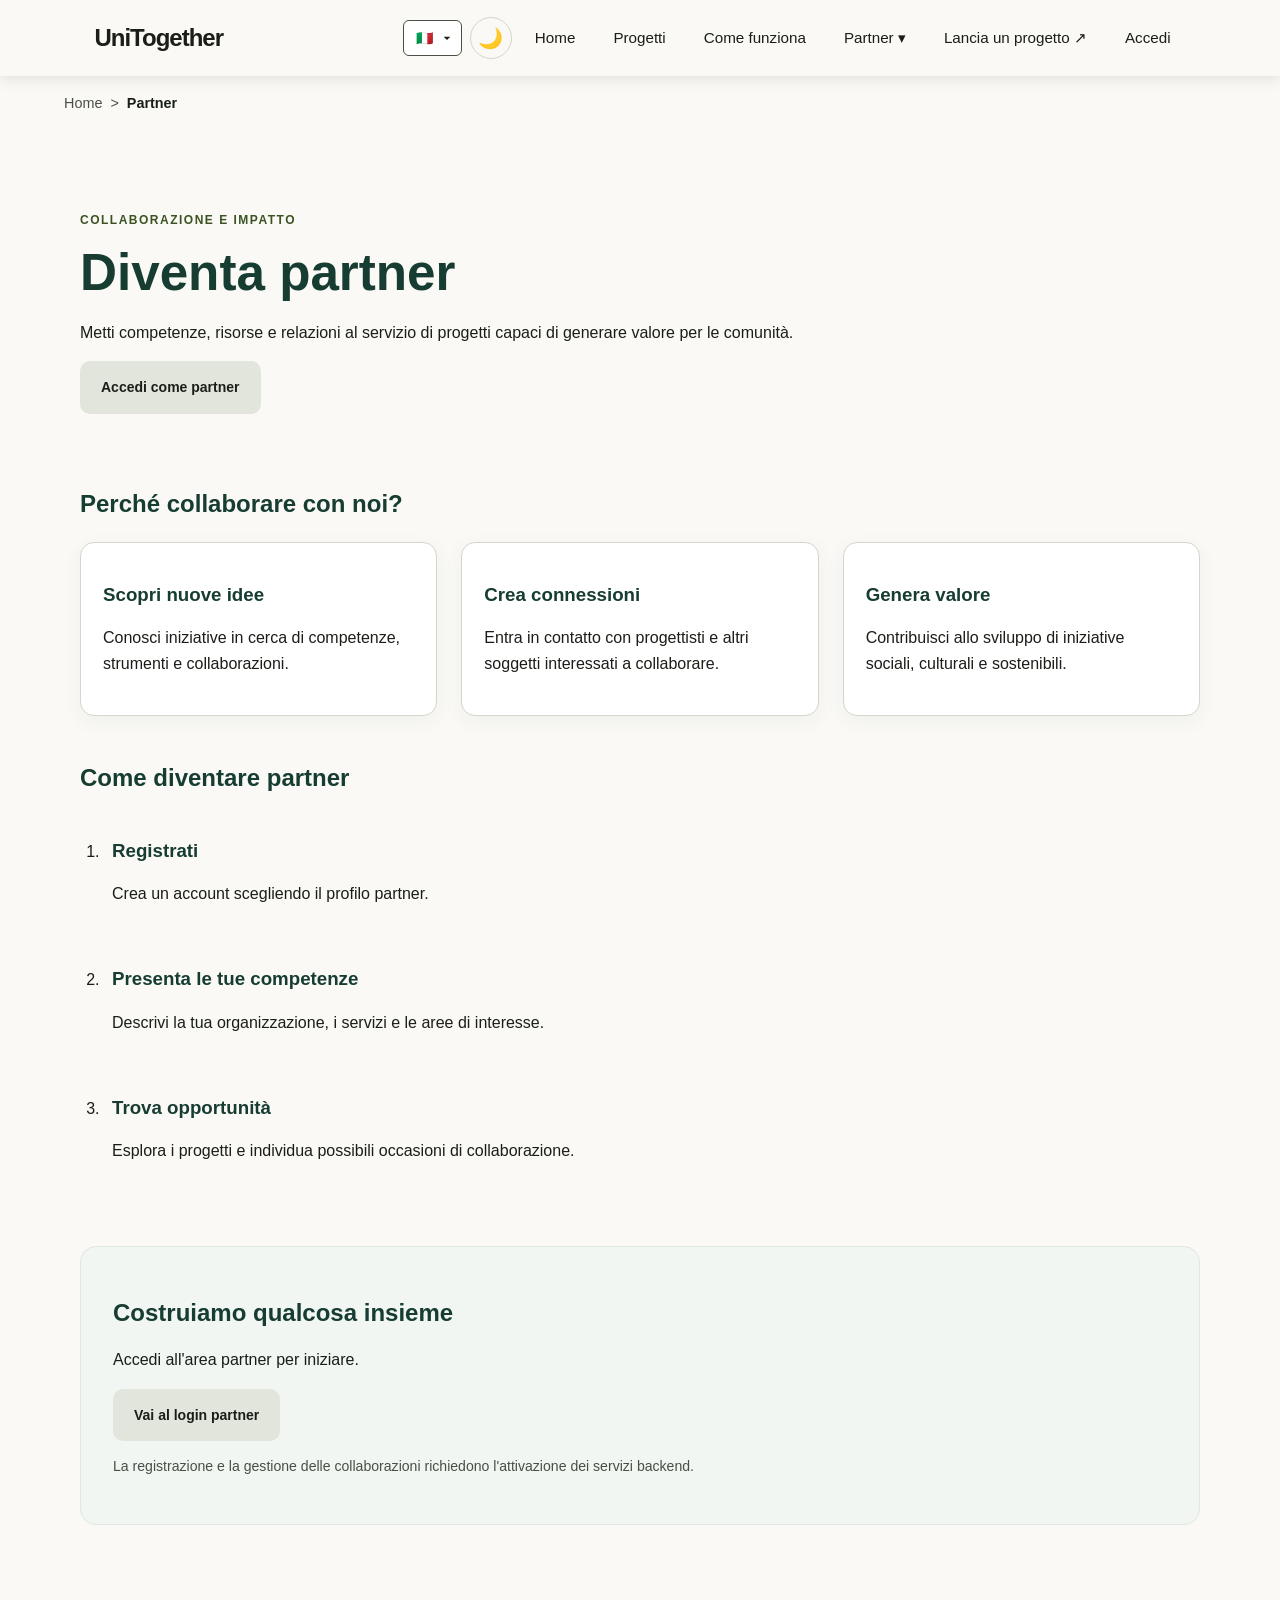
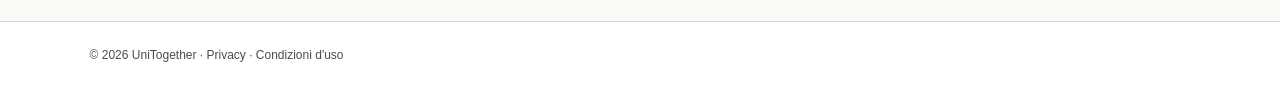
<file: assignment3_gruppoAC/src/partner.html>
<!DOCTYPE html>
<html lang="it">
<head>
  <meta charset="UTF-8">
  <meta name="viewport" content="width=device-width, initial-scale=1.0">
  <title>Partner | UniTogether</title>
  <link rel="stylesheet" href="../stile/stile.css">
  <script src="../js/app.js" defer></script>
</head>
<body>
  <header class="site-header">
    <a class="logo" href="index.html">UniTogether</a>
    <button class="menu-toggle" id="menuToggle"
            aria-label="Apri menu"
            aria-expanded="false"
            aria-controls="mainNav">
      ☰
    </button>

    <nav id="mainNav">
      <div class="language-selector">
        <select id="languageSelect" onchange="cambiaLinguaGoogle(this.value)" aria-label="Seleziona lingua">
          <option value="it">🇮🇹</option>
          <option value="en">🇬🇧</option>
          <option value="es">🇪🇸</option>
          <option value="fr">🇫🇷</option>
          <option value="de">🇩🇪</option>
        </select>
      </div>

      <!-- Contenitore nascosto indispensabile per far funzionare Google Translate -->
      <div id="google_translate_element" style="display:none;"></div>
      <button
              id="themeToggle"
              class="theme-toggle"
              type="button"
              aria-label="Attiva modalità scura"
              aria-pressed="false">
        🌙
      </button>
      <a href="index.html">Home</a>
      <a href="progetti.html">Progetti</a>
      <a href="come-funziona.html">Come funziona</a>
      <div class="partner-dropdown">

        <button class="partner-btn" id="partnerBtn"
                aria-expanded="false" aria-current="page">
          Partner ▾
        </button>

        <div class="partner-menu" id="partnerMenu">

          <!-- BANCHE -->
          <div class="partner-item">
            <button class="submenu-btn" aria-expanded="false">
              Banche <span>›</span>
            </button>

            <div class="partner-submenu">
              <a href="banche/banca1.html">Banca 1</a>
              <a href="banche/banca2.html">Banca 2</a>
              <a href="banche/banca3.html">Banca 3</a>
            </div>
          </div>

          <!-- ENTI PUBBLICI -->
          <div class="partner-item">
            <button class="submenu-btn" aria-expanded="false">
              Enti Pubblici <span>›</span>
            </button>

            <div class="partner-submenu">
              <a href="enti/ente1.html">Ente pubblico 1</a>
              <a href="enti/ente2.html">Ente pubblico 2</a>
              <a href="enti/ente3.html">Ente pubblico 3</a>
            </div>
          </div>

          <!-- FONDAZIONI -->
          <div class="partner-item">
            <button class="submenu-btn" aria-expanded="false">
              Fondazioni <span>›</span>
            </button>

            <div class="partner-submenu">
              <a href="fondazioni/fondazione1.html">Fondazione 1</a>
              <a href="fondazioni/fondazione2.html">Fondazione 2</a>
              <a href="fondazioni/fondazione3.html">Fondazione 3</a>
            </div>
          </div>

          <!-- UNIVERSITÀ -->
          <div class="partner-item">
            <button class="submenu-btn" aria-expanded="false">
              Università <span>›</span>
            </button>

            <div class="partner-submenu">
              <a href="index.html">Università di Torino</a>
              <a href="universita/firenze.html">Università di Firenze</a>
              <a href="universita/bocconi.html">Università Bocconi</a>
              <a href="universita/polito.html">Politecnico di Torino</a>
            </div>
          </div>

        </div>
      </div>
      <a href="aggiungi.html">
            Lancia un progetto ↗
        </a>
      <a href="login.html">Accedi</a>
    </nav>
  </header>

  <nav class="breadcrumbs" aria-label="Percorso">
    <a href="index.html">Home</a>
    <div>&gt;</div>
    <span aria-current="page">Partner</span>
  </nav>

  <main class="container">
    <section class="page-hero">
      <p class="eyebrow">Collaborazione e impatto</p>
      <h1>Diventa partner</h1>
      <p>
        Metti competenze, risorse e relazioni al servizio di progetti
        capaci di generare valore per le comunità.
      </p>
      <a class="btn" href="login.html">Accedi come partner</a>
    </section>

    <section class="section">
      <h2>Perché collaborare con noi?</h2>
      <div class="feature-grid">
        <article class="card">
          <h3>Scopri nuove idee</h3>
          <p>Conosci iniziative in cerca di competenze, strumenti e collaborazioni.</p>
        </article>
        <article class="card">
          <h3>Crea connessioni</h3>
          <p>Entra in contatto con progettisti e altri soggetti interessati a collaborare.</p>
        </article>
        <article class="card">
          <h3>Genera valore</h3>
          <p>Contribuisci allo sviluppo di iniziative sociali, culturali e sostenibili.</p>
        </article>
      </div>
    </section>

    <section class="section">
      <h2>Come diventare partner</h2>
      <ol class="steps-list">
        <li>
          <h3>Registrati</h3>
          <p>Crea un account scegliendo il profilo partner.</p>
        </li>
        <li>
          <h3>Presenta le tue competenze</h3>
          <p>Descrivi la tua organizzazione, i servizi e le aree di interesse.</p>
        </li>
        <li>
          <h3>Trova opportunità</h3>
          <p>Esplora i progetti e individua possibili occasioni di collaborazione.</p>
        </li>
      </ol>
    </section>

    <section class="cta-section">
      <h2>Costruiamo qualcosa insieme</h2>
      <p>Accedi all'area partner per iniziare.</p>
      <a class="btn" href="login.html">Vai al login partner</a>
      <p class="small-text">
        La registrazione e la gestione delle collaborazioni richiedono
        l'attivazione dei servizi backend.
      </p>
    </section>
  </main>

  <footer class="footer-simple">
    © 2026 UniTogether · Privacy · Condizioni d'uso
  </footer>
</body>
</html>
</file>
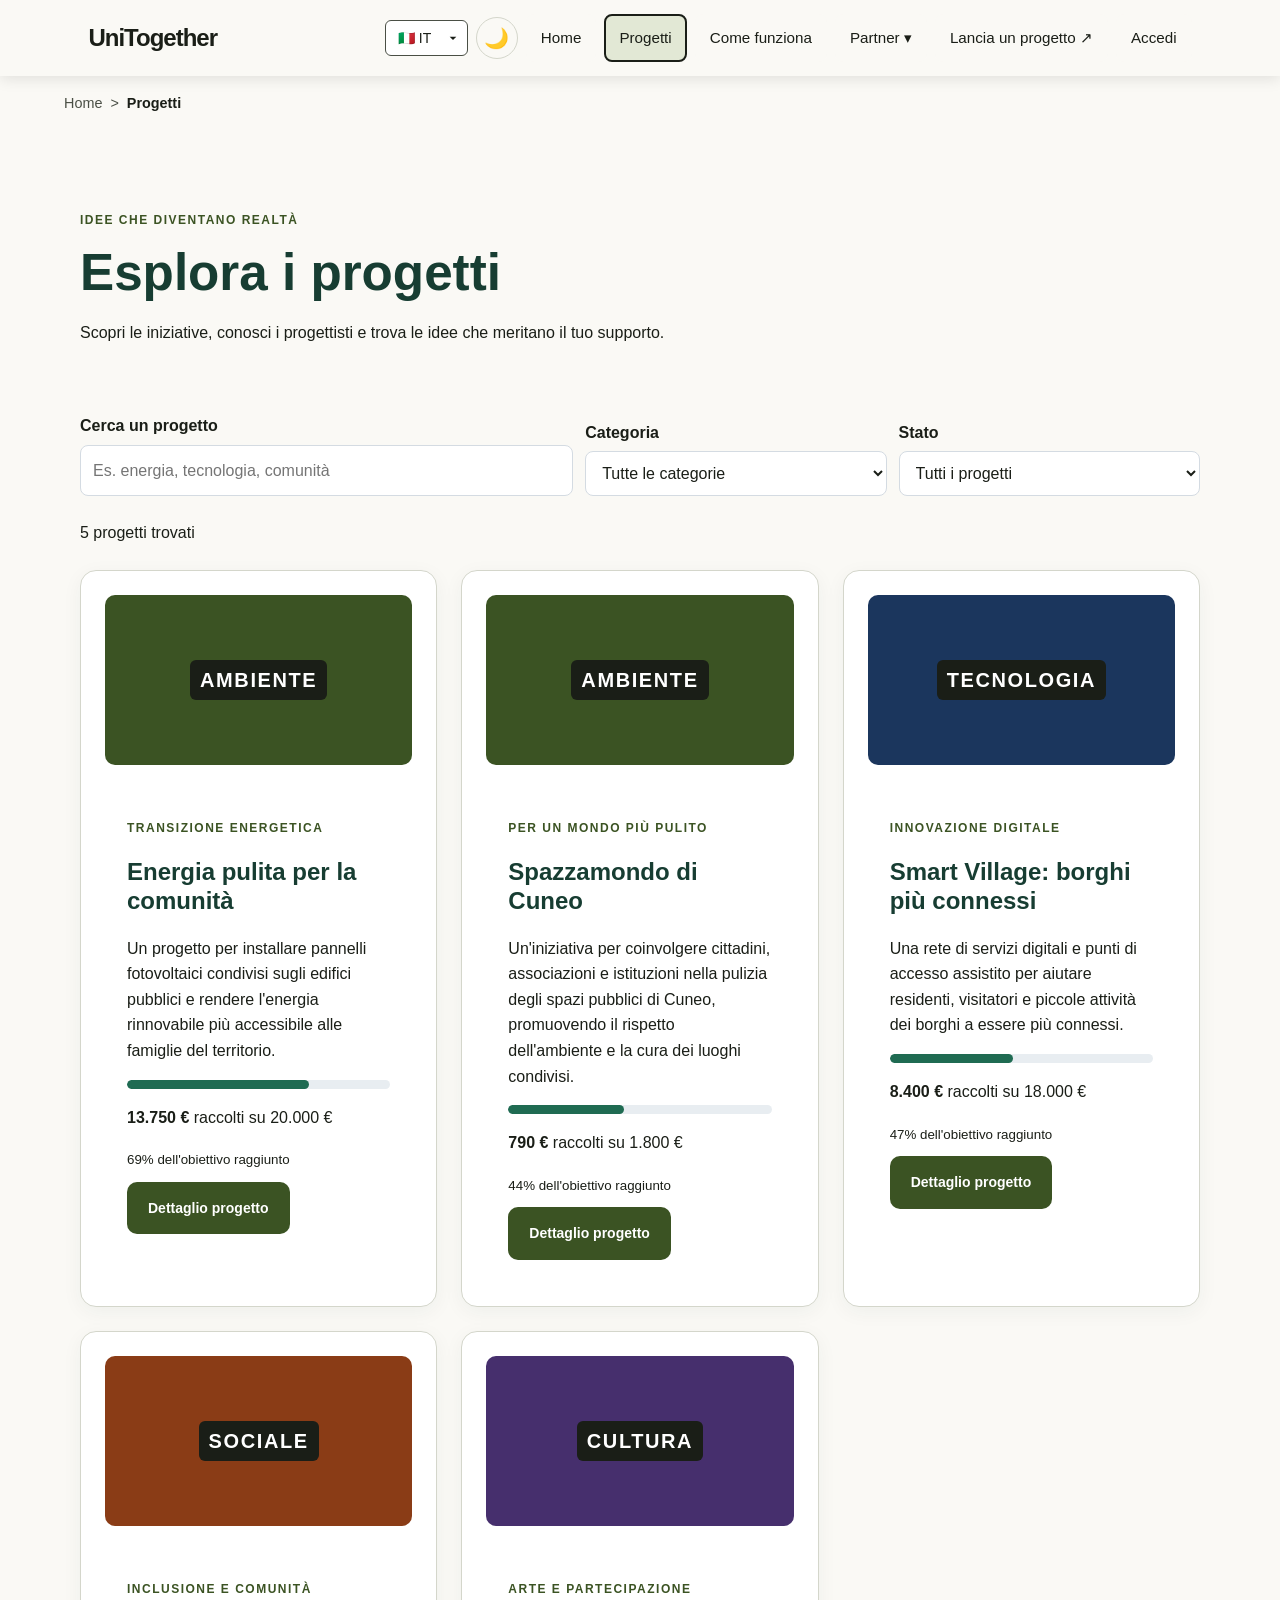
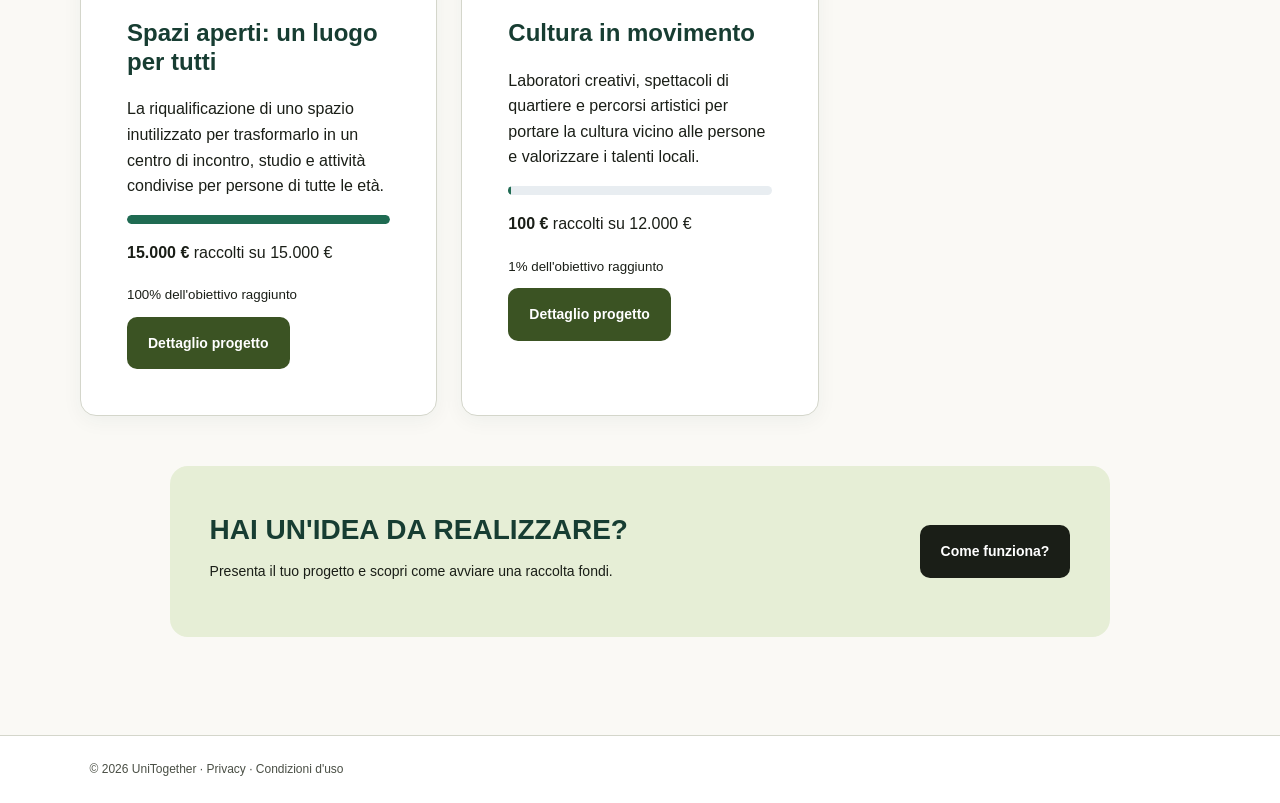
<file: assignment3_gruppoAC/src/progetti.html>
<!DOCTYPE html>
<html lang="it">
<head>
  <meta charset="UTF-8">
  <meta name="viewport" content="width=device-width, initial-scale=1.0">
  <title>Esplora i progetti | UniTogether</title>
  <link rel="stylesheet" href="../stile/stile.css">
  <script src="../js/app.js" defer></script>
  <script src="../dati/progetti-dati.js" defer></script>
  <script src="../js/progetti.js" defer></script>
</head>
<body>
<a href="#mainContent" class="skip-link">Salta al contenuto principale</a>

<header class="site-header">
  <a class="logo" href="index.html">UniTogether</a>

  <button class="menu-toggle" id="menuToggle"
          type="button"
          aria-label="Apri menu di navigazione"
          aria-expanded="false"
          aria-controls="mainNav">
    <span aria-hidden="true">☰</span>
  </button>

  <nav id="mainNav" aria-label="Menu principale">
    <div class="language-selector">
      <label for="languageSelect" class="sr-only">Seleziona lingua</label>
      <select id="languageSelect" name="language" autocomplete="language" onchange="cambiaLinguaGoogle(this.value)" aria-label="Seleziona lingua">
        <option value="it">🇮🇹 IT</option>
        <option value="en">🇬🇧 EN</option>
        <option value="es">🇪🇸 ES</option>
        <option value="fr">🇫🇷 FR</option>
        <option value="de">🇩🇪 DE</option>
      </select>
    </div>

    <!-- Contenitore nascosto per Google Translate ignorato dagli screen reader -->
    <div id="google_translate_element" hidden aria-hidden="true"></div>

    <button
            id="themeToggle"
            class="theme-toggle"
            type="button"
            aria-label="Attiva modalità scura"
            aria-pressed="false">
      <span aria-hidden="true">🌙</span>
    </button>
    <a href="index.html">Home</a>
    <a href="progetti.html" aria-current="page">Progetti</a>
    <a href="come-funziona.html">Come funziona</a>

    <div class="partner-dropdown">
      <button class="partner-btn" id="partnerBtn" type="button" aria-expanded="false" aria-controls="partnerMenu">
        Partner <span aria-hidden="true">▾</span>
      </button>
      <div class="partner-menu" id="partnerMenu">
        <div class="partner-item">
          <button class="submenu-btn" type="button" aria-expanded="false">Banche <span aria-hidden="true">›</span></button>
          <div class="partner-submenu">
            <a href="errore.html">Banca 1</a>
            <a href="errore.html">Banca 2</a>
            <a href="errore.html">Banca 3</a>
          </div>
        </div>
        <div class="partner-item">
          <button class="submenu-btn" type="button" aria-expanded="false">Enti Pubblici <span aria-hidden="true">›</span></button>
          <div class="partner-submenu">
            <a href="errore.html">Ente pubblico 1</a>
            <a href="errore.html">Ente pubblico 2</a>
            <a href="errore.html">Ente pubblico 3</a>
          </div>
        </div>
        <div class="partner-item">
          <button class="submenu-btn" type="button" aria-expanded="false">Fondazioni <span aria-hidden="true">›</span></button>
          <div class="partner-submenu">
            <a href="errore.html">Fondazione 1</a>
            <a href="errore.html">Fondazione 2</a>
            <a href="errore.html">Fondazione 3</a>
          </div>
        </div>
        <div class="partner-item">
          <button class="submenu-btn" type="button" aria-expanded="false">Università <span aria-hidden="true">›</span></button>
          <div class="partner-submenu">
            <a href="index.html">Università di Torino</a>
            <a href="errore.html">Università di Firenze</a>
            <a href="errore.html">Università Bocconi</a>
            <a href="errore.html">Politecnico di Torino</a>
          </div>
        </div>
      </div>
    </div>

    <a href="aggiungi.html">Lancia un progetto <span aria-hidden="true">↗</span></a>
    <a href="login.html">Accedi</a>
  </nav>
</header>

<nav class="breadcrumbs" aria-label="Percorso">
  <a href="index.html">Home</a><span aria-hidden="true">&gt;</span><span aria-current="page">Progetti</span>
</nav>

<main class="container" id="mainContent">
  <section class="page-hero">
    <p class="eyebrow">Idee che diventano realtà</p>
    <h1>Esplora i progetti</h1>
    <p>Scopri le iniziative, conosci i progettisti e trova le idee che meritano il tuo supporto.</p>
  </section>

  <section class="project-filters" aria-label="Filtri di ricerca progetti">
    <div>
      <label for="searchProject">Cerca un progetto</label>
      <input id="searchProject" type="search" autocomplete="off" placeholder="Es. energia, tecnologia, comunità">
    </div>

    <div>
      <label for="categoryFilter">Categoria</label>
      <select id="categoryFilter" autocomplete="off">
        <option value="">Tutte le categorie</option>
      </select>
    </div>

    <div>
      <label for="statusFilter">Stato</label>
      <select id="statusFilter" autocomplete="off">
        <option value="">Tutti i progetti</option>
        <option value="completato">Obiettivo raggiunto</option>
      </select>
    </div>
  </section>

  <p id="resultCount" aria-live="polite"></p>
  <section class="project-grid" id="projectGrid" aria-label="Elenco progetti" aria-live="polite"></section>
  <p id="emptyState" hidden>Nessun progetto corrisponde ai criteri selezionati. Prova a modificare la ricerca o i filtri.</p>
  <p id="loadError" role="alert" hidden>Non è stato possibile caricare i progetti. Controlla il file JSON e riprova.</p>

  <section class="call-to-action">
    <div>
      <h2>HAI UN'IDEA DA REALIZZARE?</h2>
      <p>Presenta il tuo progetto e scopri come avviare una raccolta fondi.</p>
    </div>
    <a href="come-funziona.html" class="btn dark-btn">Come funziona?</a>
  </section>
</main>

<footer class="footer-simple">
  © 2026 UniTogether · Privacy · Condizioni d'uso
</footer>
</body>
</html>
</file>
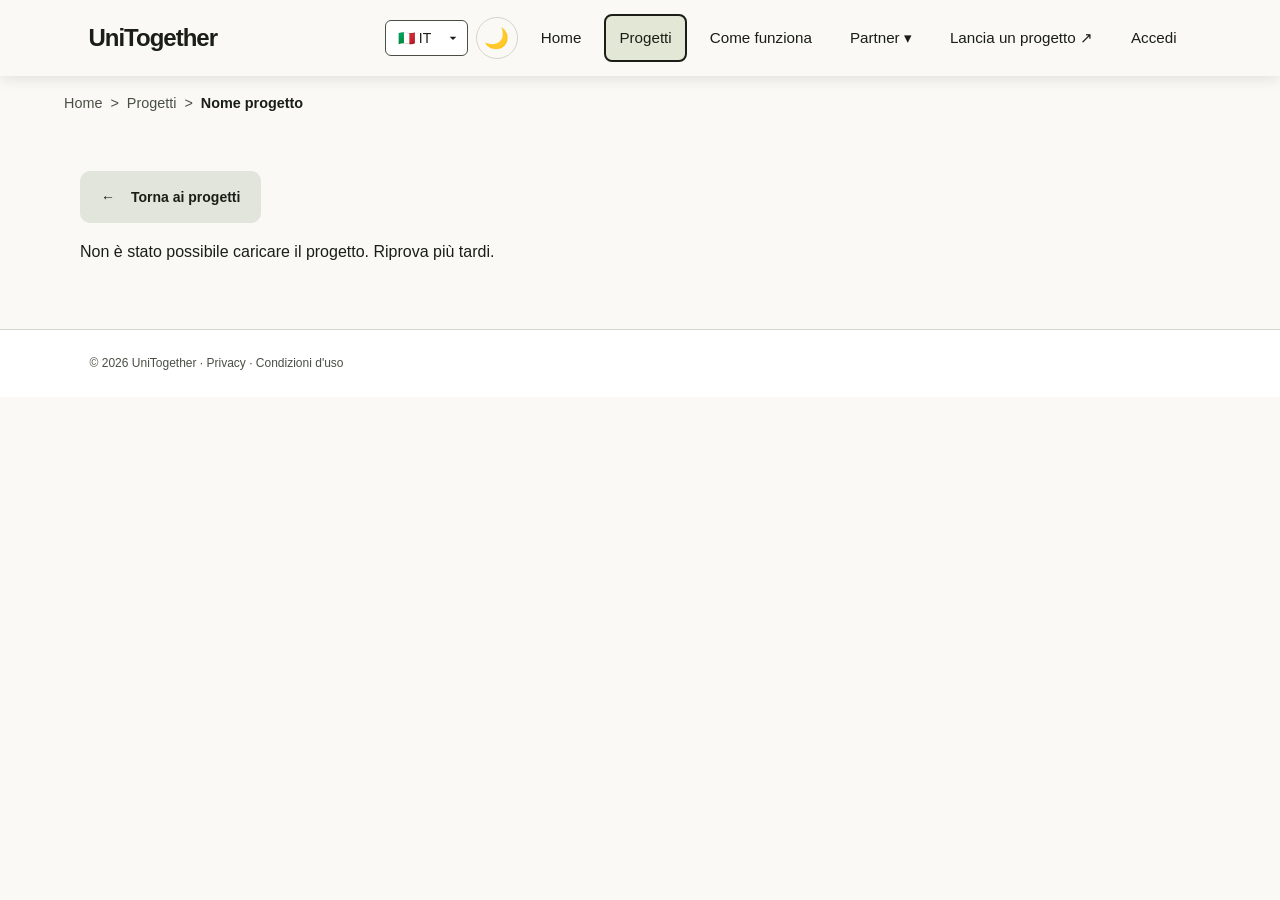
<file: assignment3_gruppoAC/src/progetto.html>
<!DOCTYPE html>
<html lang="it">
<head>
  <meta charset="UTF-8">
  <meta name="viewport" content="width=device-width, initial-scale=1.0">
  <title>Dettaglio progetto | UniTogether</title>
  <link rel="stylesheet" href="../stile/stile.css">
  <script src="../js/app.js" defer></script>
  <script src="../dati/progetti-dati.js" defer></script>
  <script src="../js/progetto.js" defer></script>
</head>
<body>
<a href="#mainContent" class="skip-link">Salta al contenuto principale</a>

<header class="site-header">
  <a class="logo" href="index.html">UniTogether</a>

  <button class="menu-toggle" id="menuToggle"
          type="button"
          aria-label="Apri menu di navigazione"
          aria-expanded="false"
          aria-controls="mainNav">
    <span aria-hidden="true">☰</span>
  </button>

  <nav id="mainNav" aria-label="Menu principale">
    <div class="language-selector">
      <label for="languageSelect" class="sr-only">Seleziona lingua</label>
      <select id="languageSelect" name="language" autocomplete="language" onchange="cambiaLinguaGoogle(this.value)" aria-label="Seleziona lingua">
        <option value="it">🇮🇹 IT</option>
        <option value="en">🇬🇧 EN</option>
        <option value="es">🇪🇸 ES</option>
        <option value="fr">🇫🇷 FR</option>
        <option value="de">🇩🇪 DE</option>
      </select>
    </div>

    <!-- Contenitore nascosto per Google Translate ignorato dagli screen reader -->
    <div id="google_translate_element" hidden aria-hidden="true"></div>

    <button
            id="themeToggle"
            class="theme-toggle"
            type="button"
            aria-label="Attiva modalità scura"
            aria-pressed="false">
      <span aria-hidden="true">🌙</span>
    </button>
    <a href="index.html">Home</a>
    <a href="progetti.html" aria-current="page">Progetti</a>
    <a href="come-funziona.html">Come funziona</a>

    <div class="partner-dropdown">
      <button class="partner-btn" id="partnerBtn" type="button" aria-expanded="false" aria-controls="partnerMenu">
        Partner <span aria-hidden="true">▾</span>
      </button>
      <div class="partner-menu" id="partnerMenu">
        <div class="partner-item">
          <button class="submenu-btn" type="button" aria-expanded="false">Banche <span aria-hidden="true">›</span></button>
          <div class="partner-submenu">
            <a href="errore.html">Banca 1</a>
            <a href="errore.html">Banca 2</a>
            <a href="errore.html">Banca 3</a>
          </div>
        </div>
        <div class="partner-item">
          <button class="submenu-btn" type="button" aria-expanded="false">Enti Pubblici <span aria-hidden="true">›</span></button>
          <div class="partner-submenu">
            <a href="errore.html">Ente pubblico 1</a>
            <a href="errore.html">Ente pubblico 2</a>
            <a href="errore.html">Ente pubblico 3</a>
          </div>
        </div>
        <div class="partner-item">
          <button class="submenu-btn" type="button" aria-expanded="false">Fondazioni <span aria-hidden="true">›</span></button>
          <div class="partner-submenu">
            <a href="errore.html">Fondazione 1</a>
            <a href="errore.html">Fondazione 2</a>
            <a href="errore.html">Fondazione 3</a>
          </div>
        </div>
        <div class="partner-item">
          <button class="submenu-btn" type="button" aria-expanded="false">Università <span aria-hidden="true">›</span></button>
          <div class="partner-submenu">
            <a href="index.html">Università di Torino</a>
            <a href="errore.html">Università di Firenze</a>
            <a href="errore.html">Università Bocconi</a>
            <a href="errore.html">Politecnico di Torino</a>
          </div>
        </div>
      </div>
    </div>

    <a href="aggiungi.html">Lancia un progetto <span aria-hidden="true">↗</span></a>
    <a href="login.html">Accedi</a>
  </nav>
</header>

<nav class="breadcrumbs" aria-label="Percorso">
  <a href="index.html">Home</a><span aria-hidden="true">&gt;</span>
  <a href="progetti.html">Progetti</a><span aria-hidden="true">&gt;</span>
  <span id="breadcrumbProjectTitle" aria-current="page">Nome progetto</span>
</nav>

<main id="mainContent" class="container">
  <p><a href="progetti.html" class="btn"><span aria-hidden="true">←</span> Torna ai progetti</a></p>
  <p id="detailError" role="alert" hidden>Il progetto richiesto non è stato trovato o non è stato possibile caricarlo. <a href="progetti.html">Torna all'elenco dei progetti</a>.</p>

  <section class="project-detail" id="projectDetail" hidden>
    <div>
      <div class="project-image project-image-green detail-image" id="detailImage">
        <span id="projectCategory">Categoria</span>
      </div>

      <!-- 2. SOTTOTITOLO -->
      <p id="projectSubtitle" style="font-size: 1.15rem; color: var(--muted); font-weight: 500; margin-top: -8px; margin-bottom: 24px;"></p>

      <!-- 1. TITOLO (testo segnaposto per validazione statica, sovrascritto da JS) -->
      <h1 id="projectTitle">Dettaglio del progetto</h1>

      <div id="projectWebsiteContainer" hidden>
        <a id="projectWebsite" class="back-btn" href="#" target="_blank" rel="noopener noreferrer">
          Vai al sito
        </a>
      </div>

      <!-- 3. LA NOSTRA IDEA -->
      <h2>La nostra idea</h2>
      <p id="projectIdea"></p>

      <!-- 4. DESCRIZIONE COMPLETA -->
      <h2>Descrizione completa</h2>
      <p id="projectDescription"></p>

      <!-- 5. CHI C'È DIETRO -->
      <h2>Chi c'è dietro</h2>
      <p><span id="projectTeam"></span></p>

      <!-- 6. IMPATTO -->
      <div id="impactSection">
        <h2>Come verranno utilizzati i fondi?</h2>
        <p id="projectImpact"></p>
      </div>
    </div>

    <aside class="project-summary card" aria-label="Riepilogo raccolta fondi">
      <p class="eyebrow">Obiettivo di raccolta</p>
      <h2 id="raisedAmount">0 €</h2>
      <p>raccolti su <strong id="targetAmount">0 €</strong></p>
      <div class="progress-track" aria-hidden="true"><span id="progressBar"></span></div>
      <p id="progressLabel" aria-live="polite"></p>
      <p><strong id="supporterCount">0</strong> sostenitori</p>
      <p><strong id="giorniMancanti">0</strong> giorni al termine</p>
      <p id="projectStatus"></p>
      <button class="btn" id="supportButton" type="button">Sostieni il progetto</button>
      <p class="small-text">La raccolta e i dati mostrati sono dimostrativi.</p>

      <!-- Form di donazione -->
      <div id="donationFormContainer" style="display: none; margin-top: 15px; padding: 20px; background: #f9f9f9; border-radius: 8px; border: 1px solid #ddd;">
        <h3 style="margin-bottom: 10px;">Sostieni questo progetto</h3>
        <form id="donationForm">
          <div class="form-group" style="margin-bottom: 10px;">
            <label for="donationAmount" style="display: block; margin-bottom: 5px; font-size: 0.875rem;">Seleziona o inserisci l'importo (€):</label>
            <div class="preset-amounts" style="display: flex; gap: 5px; margin-bottom: 10px;">
              <button type="button" class="amount-btn" data-amount="10" style="flex:1; padding: 6px;">10€</button>
              <button type="button" class="amount-btn" data-amount="25" style="flex:1; padding: 6px;">25€</button>
              <button type="button" class="amount-btn" data-amount="50" style="flex:1; padding: 6px;">50€</button>
              <button type="button" class="amount-btn" data-amount="100" style="flex:1; padding: 6px;">100€</button>
            </div>
            <input type="number" id="donationAmount" name="donationAmount" autocomplete="off" min="1" placeholder="Altra cifra (€)" required style="width: 100%; padding: 8px; box-sizing: border-box;">
          </div>
          <div class="form-group" style="margin-bottom: 10px; font-size: 0.875rem;">
            <input type="checkbox" id="anonimoDonation" name="anonimoDonation" autocomplete="off">
            <label for="anonimoDonation">Dona in modo anonimo</label>
          </div>
          <button type="submit" class="btn-primary" style="width: 100%; padding: 10px; cursor: pointer;">Conferma Donazione</button>
          <p id="donationMessage" style="margin-top: 10px; font-weight: bold; font-size: 0.875rem; text-align: center;" aria-live="polite"></p>
        </form>
      </div>

      <p id="supportMessage" aria-live="polite"></p>
    </aside>
  </section>
</main>

<footer class="footer-simple">
  © 2026 UniTogether · Privacy · Condizioni d'uso
</footer>
</body>
</html>
</file>
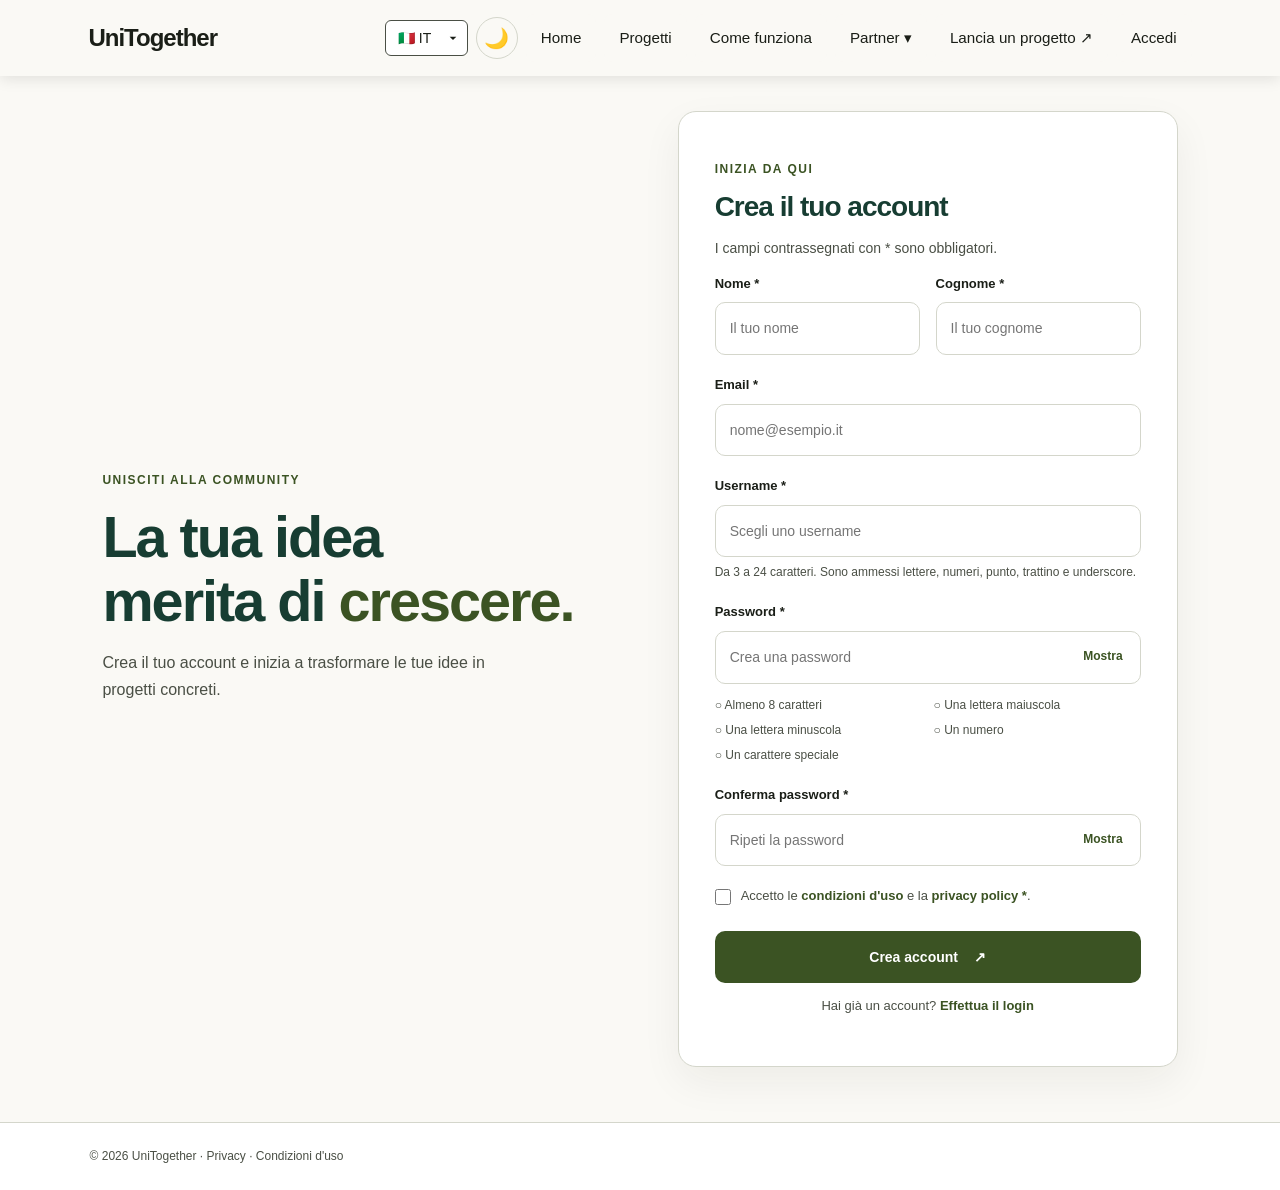
<file: assignment3_gruppoAC/src/registrazione.html>
<!DOCTYPE html>
<html lang="it">
<head>
    <meta charset="UTF-8">
    <meta name="viewport" content="width=device-width, initial-scale=1.0">
    <title>Registrazione | UniTogether</title>
    <link rel="stylesheet" href="../stile/stile.css">
    <style>
        .form-group {
            display: flex;
            flex-direction: column;
            flex-wrap: wrap;
            width: 100%;
            max-width: 100%;
        }
        .password-box, .terms {
            display: flex;
            flex-wrap: wrap;
            max-width: 100%;
        }
        label, input {
            max-width: 100%;
            box-sizing: border-box;
        }
        .form-group input:not([type="checkbox"]) {
            width: 100%;
        }
    </style>
    <script src="../js/app.js" defer></script>
</head>
<body class="auth-page">
<a href="#mainContent" class="skip-link">Salta al contenuto principale</a>

<header class="site-header">
    <a class="logo" href="index.html">UniTogether</a>

    <button class="menu-toggle" id="menuToggle"
            type="button"
            aria-label="Apri menu di navigazione"
            aria-expanded="false"
            aria-controls="mainNav">
        <span aria-hidden="true">☰</span>
    </button>

    <nav id="mainNav" aria-label="Menu principale">
        <div class="language-selector">
            <label for="languageSelect" class="sr-only">Seleziona lingua</label>
            <select id="languageSelect" name="language" autocomplete="language" onchange="cambiaLinguaGoogle(this.value)" aria-label="Seleziona lingua">
                <option value="it">🇮🇹 IT</option>
                <option value="en">🇬🇧 EN</option>
                <option value="es">🇪🇸 ES</option>
                <option value="fr">🇫🇷 FR</option>
                <option value="de">🇩🇪 DE</option>
            </select>
        </div>

        <!-- Contenitore nascosto per Google Translate ignorato dagli screen reader -->
        <div id="google_translate_element" hidden aria-hidden="true"></div>

        <button
                id="themeToggle"
                class="theme-toggle"
                type="button"
                aria-label="Attiva modalità scura"
                aria-pressed="false">
            <span aria-hidden="true">🌙</span>
        </button>
        <a href="index.html">Home</a>
        <a href="progetti.html">Progetti</a>
        <a href="come-funziona.html">Come funziona</a>

        <div class="partner-dropdown">
            <button class="partner-btn" id="partnerBtn" type="button" aria-expanded="false" aria-controls="partnerMenu">
                Partner <span aria-hidden="true">▾</span>
            </button>
            <div class="partner-menu" id="partnerMenu">
                <div class="partner-item">
                    <button class="submenu-btn" type="button" aria-expanded="false">Banche <span aria-hidden="true">›</span></button>
                    <div class="partner-submenu">
                        <a href="errore.html">Banca 1</a>
                        <a href="errore.html">Banca 2</a>
                        <a href="errore.html">Banca 3</a>
                    </div>
                </div>
                <div class="partner-item">
                    <button class="submenu-btn" type="button" aria-expanded="false">Enti Pubblici <span aria-hidden="true">›</span></button>
                    <div class="partner-submenu">
                        <a href="errore.html">Ente pubblico 1</a>
                        <a href="errore.html">Ente pubblico 2</a>
                        <a href="errore.html">Ente pubblico 3</a>
                    </div>
                </div>
                <div class="partner-item">
                    <button class="submenu-btn" type="button" aria-expanded="false">Fondazioni <span aria-hidden="true">›</span></button>
                    <div class="partner-submenu">
                        <a href="errore.html">Fondazione 1</a>
                        <a href="errore.html">Fondazione 2</a>
                        <a href="errore.html">Fondazione 3</a>
                    </div>
                </div>
                <div class="partner-item">
                    <button class="submenu-btn" type="button" aria-expanded="false">Università <span aria-hidden="true">›</span></button>
                    <div class="partner-submenu">
                        <a href="index.html">Università di Torino</a>
                        <a href="errore.html">Università di Firenze</a>
                        <a href="errore.html">Università Bocconi</a>
                        <a href="errore.html">Politecnico di Torino</a>
                    </div>
                </div>
            </div>
        </div>

        <a href="aggiungi.html">Lancia un progetto <span aria-hidden="true">↗</span></a>
        <a href="login.html">Accedi</a>
    </nav>
</header>

<main id="mainContent" class="registration-layout">

    <section class="registration-intro">
        <p class="eyebrow">UNISCITI ALLA COMMUNITY</p>
        <h1>La tua idea<br>merita di <span>crescere.</span></h1>
        <p>
            Crea il tuo account e inizia a trasformare
            le tue idee in progetti concreti.
        </p>
    </section>

    <section class="registration-card">

        <p class="eyebrow">INIZIA DA QUI</p>
        <h2>Crea il tuo account</h2>
        <p class="muted">I campi contrassegnati con * sono obbligatori.</p>

        <form id="registrationForm" novalidate>

            <div class="two-columns">

                <div class="form-group">
                    <label for="nome">Nome *</label>
                    <input type="text" id="nome" name="nome"
                           autocomplete="given-name"
                           placeholder="Il tuo nome" required>
                    <small class="error" aria-live="polite"></small>
                </div>

                <div class="form-group">
                    <label for="cognome">Cognome *</label>
                    <input type="text" id="cognome" name="cognome"
                           autocomplete="family-name"
                           placeholder="Il tuo cognome" required>
                    <small class="error" aria-live="polite"></small>
                </div>

            </div>

            <div class="form-group">
                <label for="email">Email *</label>
                <input type="email" id="email" name="email"
                       autocomplete="email"
                       placeholder="nome@esempio.it" required>
                <small class="error" aria-live="polite"></small>
            </div>

            <div class="form-group">
                <label for="username">Username *</label>
                <input type="text" id="username" name="username"
                       autocomplete="username"
                       placeholder="Scegli uno username"
                       minlength="3" maxlength="24" required>
                <small class="hint" id="usernameHint">
                    Da 3 a 24 caratteri. Sono ammessi lettere,
                    numeri, punto, trattino e underscore.
                </small>
                <small class="error" aria-live="polite"></small>
            </div>

            <div class="form-group">
                <label for="password">Password *</label>

                <div class="password-box">
                    <input type="password" id="password" name="password"
                           placeholder="Crea una password"
                           autocomplete="new-password" required>

                    <button type="button" class="show-password"
                            data-target="password"
                            aria-label="Mostra password">Mostra</button>
                </div>

                <div class="password-rules" aria-live="polite">
                    <p data-rule="length"><span aria-hidden="true">○</span> Almeno 8 caratteri</p>
                    <p data-rule="upper"><span aria-hidden="true">○</span> Una lettera maiuscola</p>
                    <p data-rule="lower"><span aria-hidden="true">○</span> Una lettera minuscola</p>
                    <p data-rule="number"><span aria-hidden="true">○</span> Un numero</p>
                    <p data-rule="special"><span aria-hidden="true">○</span> Un carattere speciale</p>
                </div>

                <small class="error" aria-live="polite"></small>
            </div>

            <div class="form-group">
                <label for="confirmPassword">Conferma password *</label>

                <div class="password-box">
                    <input type="password" id="confirmPassword" name="confirmPassword"
                           placeholder="Ripeti la password"
                           autocomplete="new-password" required>

                    <button type="button" class="show-password"
                            data-target="confirmPassword"
                            aria-label="Mostra conferma password">Mostra</button>
                </div>

                <small class="error" aria-live="polite"></small>
            </div>

            <div class="terms">
                <input type="checkbox" id="terms" name="terms" autocomplete="off" required>
                <label for="terms">
                    Accetto le <a href="errore.html">condizioni d'uso</a>
                    e la <a href="errore.html">privacy policy *</a>.
                </label>
            </div>

            <small id="termsError" class="error" aria-live="polite"></small>

            <button type="submit" class="btn primary-btn">
                <span>Crea account</span> <span aria-hidden="true">↗</span>
            </button>

            <p id="registrationMessage" class="form-message"
               aria-live="polite"></p>

        </form>

        <p class="register-link">
            Hai già un account?
            <a href="login.html">Effettua il login</a>
        </p>

    </section>

</main>

<footer class="footer-simple">
    © 2026 UniTogether · Privacy · Condizioni d'uso
</footer>

</body>
</html>
</file>
<file: assignment3_gruppoAC/stile/stile.css>
/* Pagine catalogo, dettaglio e informazioni */

[hidden] {
    display: none !important;
}

:root {
    --bg: #faf9f5;
    --green: #cbe665;
    --green-dark: #3b5323;
    --text: #1a1e17;
    --muted: #4a4f45;
    --border: #d4d6cb;
    --white: #ffffff;
    --focus-ring: #1a1e17;
    --error: #a6261d;
    --success: #3b5e22;
}

*, *::before, *::after {
    box-sizing: border-box;
}

html {
    scroll-behavior: smooth;
}

body {
    margin: 0;
    background-color: var(--bg);
    color: var(--text);
    font-family: 'DM Sans', sans-serif;
    font-size: 1rem;
    line-height: 1.6;
    -webkit-font-smoothing: antialiased;
}

a {
    color: inherit;
    text-decoration: none;
}

button, input, select, textarea {
    font: inherit;
}

/* Focus visibile conforme a G195 su tutti gli elementi interattivi */
a:focus,
a:focus-visible,
button:focus,
button:focus-visible,
input:focus,
input:focus-visible,
select:focus,
select:focus-visible,
textarea:focus,
textarea:focus-visible,
summary:focus,
summary:focus-visible,
.btn:focus,
.btn:focus-visible,
.partner-btn:focus,
.partner-btn:focus-visible,
.submenu-btn:focus,
.submenu-btn:focus-visible,
.language-selector select:focus,
.language-selector select:focus-visible {
    outline: 3px solid #1a1e17 !important;
    outline-offset: 2px !important;
}

html[data-theme="dark"] a:focus,
html[data-theme="dark"] a:focus-visible,
html[data-theme="dark"] button:focus,
html[data-theme="dark"] button:focus-visible,
html[data-theme="dark"] input:focus,
html[data-theme="dark"] input:focus-visible,
html[data-theme="dark"] select:focus,
html[data-theme="dark"] select:focus-visible,
html[data-theme="dark"] textarea:focus,
html[data-theme="dark"] textarea:focus-visible {
    outline: 3px solid #ffffff !important;
    outline-offset: 2px !important;
}

.page-hero {
    padding: 2.75rem 0 1.75rem;
    max-width: 48.125rem;
}

.page-hero h1 {
    margin: 0.625rem 0 1rem;
}

.eyebrow {
    color: var(--green-dark);
    font-size: 0.75rem;
    font-weight: 800;
    letter-spacing: 0.09375rem;
    text-transform: uppercase;
}

.project-filters {
    display: grid;
    grid-template-columns: 1.8fr 1.1fr 1.1fr;
    gap: 0.75rem;
    align-items: end;
    margin: 1.5rem 0;
}

.project-filters label {
    display: block;
    margin-bottom: 0.375rem;
    font-weight: 600;
}

.project-filters input,
.project-filters select {
    width: 100%;
    min-width: 0;
    padding: 0.75rem;
    border: 1px solid #d4dbe2;
    border-radius: 0.5rem;
    background-color: #ffffff;
    color: var(--text);
    font: inherit;
}

.project-grid,
.feature-grid {
    display: grid;
    grid-template-columns: repeat(3, minmax(0, 1fr));
    gap: 1.5rem;
    margin: 1.5rem 0 3rem;
}

.project-card,
.card {
    border: 1px solid var(--border);
    border-radius: 0.875rem;
    overflow: hidden;
    background-color: #ffffff;
    color: #1a1e17;
    box-shadow: 0 5px 20px rgba(23, 61, 50, 0.05);
}

.project-content,
.card {
    padding: 1.375rem;
}

.project-image {
    min-height: 10.625rem;
    display: grid;
    place-items: center;
    margin-bottom: 1.25rem;
    padding: 1.25rem;
    border-radius: 0.625rem;
    background-color: #3b5323;
    color: #ffffff;
    font-size: 1.25rem;
    letter-spacing: 0.08em;
}

.project-image span {
    background-color: #1a1e17 !important;
    color: #ffffff !important;
    padding: 0.25rem 0.625rem;
    border-radius: 0.375rem;
    font-weight: 700;
}

.project-image-green {
    background-color: #3b5323 !important;
}

.project-image-blue {
    background-color: #1b365d !important;
}

.project-image-orange {
    background-color: #8a3c16 !important;
}

.project-image-purple {
    background-color: #462f6d !important;
}

.progress-track {
    width: 100%;
    height: 0.5625rem;
    overflow: hidden;
    border-radius: 999px;
    background-color: #e8edf1;
    margin: 0.875rem 0;
}

.progress-track span {
    display: block;
    height: 100%;
    border-radius: inherit;
    background-color: #1f6b52;
}

.project-content .btn,
.project-summary .btn {
    display: inline-block;
    margin-top: 0.625rem;
}

.project-detail {
    display: grid;
    grid-template-columns: minmax(0, 2fr) minmax(16.25rem, 1fr);
    gap: 2rem;
    align-items: start;
    padding-bottom: 3rem;
}

.detail-image {
    min-height: 16.25rem;
    border-radius: 0.875rem;
    margin-bottom: 1.75rem;
}

.project-subtitle {
    font-size: 1.15rem;
    color: var(--muted);
    font-weight: 500;
    margin-top: -0.5rem;
    margin-bottom: 1.5rem;
}

.project-summary {
    position: sticky;
    top: 1.25rem;
}

.project-summary .btn {
    width: 100%;
    text-align: center;
}

.small-text {
    font-size: 0.88rem;
    color: var(--muted);
}

.steps-list {
    padding-left: 1.5rem;
}

.steps-list li {
    padding: 0.5rem 0 1.125rem 0.5rem;
}

.faq-item {
    padding: 1.125rem 0;
    border-bottom: 1px solid #e2e7ec;
}

.faq-item summary {
    cursor: pointer;
    font-weight: 600;
}

.faq-item p {
    line-height: 1.7;
}

.cta-section {
    margin: 3rem 0;
    padding: 2rem;
    border-radius: 1rem;
    background-color: #f1f6f3;
    border: 1px solid #e0e7df;
}

.site-footer {
    padding: 1.5rem;
    margin-top: 2.5rem;
    text-align: center;
    border-top: 1px solid #e2e7ec;
    background-color: #173d32;
    color: #ffffff;
}

.navbar {
    min-height: 4.875rem;
    padding: 0.9375rem 7%;
    display: flex;
    justify-content: space-between;
    align-items: center;
    gap: 1.5625rem;
    border-bottom: 1px solid var(--border);
    background-color: var(--white);
}

.logo {
    font: 800 1.375rem 'Manrope', sans-serif;
    letter-spacing: -0.0625rem;
    white-space: nowrap;
}

.logo span {
    font-weight: 400;
    color: var(--muted);
}

.navigation, .nav-actions {
    display: flex;
    align-items: center;
    gap: 1.5625rem;
}

.navigation a, .back-link {
    font-size: 0.875rem;
    font-weight: 600;
    color: var(--muted);
}

.navigation a:hover, .navigation .current {
    color: var(--text);
}

.btn {
    display: inline-flex;
    align-items: center;
    justify-content: space-between;
    gap: 1rem;
    padding: 0.875rem 1.25rem;
    border: 1px solid transparent;
    border-radius: 0.625rem;
    font-size: 0.875rem;
    font-weight: 700;
    cursor: pointer;
    transition: transform 0.2s ease, background-color 0.2s ease;
    background-color: #e2e5dc;
    color: #1a1e17;
}

.btn:hover {
    transform: translateY(-2px);
}

.primary-btn {
    background-color: var(--green-dark);
    color: var(--white);
}

.secondary-btn {
    border-color: var(--border);
    background-color: #faf9f5;
    color: var(--text);
}

.dark-btn {
    background-color: #1a1e17;
    color: #ffffff;
}

.small-btn {
    padding: 0.625rem 0.875rem;
    font-size: 0.8125rem;
}

.menu-toggle {
    display: none;
    border: 0;
    background-color: #faf9f5;
    color: #1a1e17;
    font-size: 1.6875rem;
    cursor: pointer;
    padding: 0.3125rem;
}

/* HOME */

.hero {
    min-height: 35.625rem;
    padding: 4.6875rem 10%;
    display: grid;
    grid-template-columns: 1fr 1fr;
    gap: 3.125rem;
    align-items: center;
    background-color: #faf9f5;
    color: #1a1e17;
}

.hero h1, .login-intro h1, .registration-intro h1 {
    font: 600 clamp(2.25rem, 4.5vw, 3.75rem)/1.1 'Manrope', sans-serif;
    letter-spacing: -0.125rem;
    margin: 1rem 0;
}

.hero h1 span, .login-intro h1 span,
.registration-intro h1 span, .section-title h2 span {
    color: var(--green-dark);
}

.hero-text > p:not(.eyebrow) {
    max-width: 30rem;
    color: var(--muted);
    font-size: 1rem;
    line-height: 1.7;
}

.hero-actions {
    display: flex;
    gap: 0.75rem;
    flex-wrap: wrap;
    margin-top: 1.5625rem;
}

.statistics {
    display: flex;
    gap: 2.1875rem;
    margin-top: 2.8125rem;
    padding-top: 1.25rem;
    border-top: 1px solid var(--border);
}

.statistics div {
    display: flex;
    flex-direction: column;
}

.statistics strong {
    font: 800 1.5rem 'Manrope', sans-serif;
}

.statistics small {
    color: var(--muted);
    font-size: 0.75rem;
}

.hero-illustration {
    min-height: 25rem;
    display: grid;
    place-items: center;
    position: relative;
}

.illustration-circle {
    position: absolute;
    width: 20.625rem;
    height: 20.625rem;
    display: grid;
    place-items: center;
    border: 1px solid var(--border);
    border-radius: 50%;
    color: #d1d9c2;
    font-size: 15rem;
}

.illustration-card {
    position: relative;
    z-index: 1;
    width: min(20rem, 90%);
    padding: 1.5rem;
    background-color: var(--white);
    border: 1px solid var(--border);
    border-radius: 1.125rem;
    box-shadow: 0 20px 45px rgba(26, 30, 23, 0.08);
    transform: rotate(2deg);
}

.badge {
    display: inline-block;
    padding: 0.375rem 0.75rem;
    border-radius: 1.25rem;
    background-color: #e8f2d1;
    color: var(--green-dark);
    font-size: 0.6875rem;
    font-weight: 800;
}

.illustration-art {
    height: 8.125rem;
    margin: 0.9375rem 0;
    border-radius: 0.625rem;
    background-color: #edf5db;
    display: grid;
    place-items: center;
    font-size: 4.375rem;
}

.illustration-card h3, .project-card h3 {
    font: 700 1.125rem 'Manrope', sans-serif;
    margin: 0.5rem 0;
}

.illustration-card p:not(.eyebrow),
.project-card > p:not(.eyebrow) {
    color: var(--muted);
    font-size: 0.875rem;
}

.progress {
    height: 0.5rem;
    margin: 0.9375rem 0 0.5rem;
    overflow: hidden;
    border-radius: 0.625rem;
    background-color: #e2e5dc;
}

.progress span {
    display: block;
    height: 100%;
    border-radius: 0.625rem;
    background-color: var(--green-dark);
}

.funding {
    color: var(--muted);
    font-size: 0.8125rem;
}

.funding strong {
    color: var(--text);
}

.projects-section {
    padding: 4.375rem 8%;
    background-color: #f0f2eb;
    color: #1a1e17;
}

.section-title {
    display: flex;
    align-items: center;
    justify-content: space-between;
    gap: 1.25rem;
    margin-bottom: 1.875rem;
}

.section-title h2 {
    font: 600 clamp(1.75rem, 3vw, 2.5rem) 'Manrope', sans-serif;
    letter-spacing: -0.09375rem;
    margin: 0.5rem 0;
}

.project-card {
    padding: 1.5rem;
    border: 1px solid var(--border);
    border-radius: 1rem;
    background-color: var(--white);
    transition: transform 0.2s ease, box-shadow 0.2s ease;
}

.project-card:hover {
    transform: translateY(-3px);
    box-shadow: 0 10px 26px rgba(23, 61, 50, 0.1);
}

.green-art { background-color: #e2efcb; color: var(--green-dark); }
.lilac-art { background-color: #eee8f9; color: #4a4275; }
.orange-art { background-color: #fae6d4; color: #7c481c; }

.project-card .back-link {
    display: inline-block;
    margin-top: 0.75rem;
    color: var(--green-dark);
    font-weight: 700;
}

.call-to-action {
    margin: 3.125rem 8%;
    padding: 2.5rem;
    border-radius: 1.125rem;
    background-color: #e6eed6;
    color: #1a1e17;
    display: flex;
    align-items: center;
    justify-content: space-between;
    gap: 1.5625rem;
}

.call-to-action h2 {
    font: 700 1.75rem 'Manrope', sans-serif;
    margin: 0.5rem 0;
    color: #173d32;
}

.call-to-action p {
    font-size: 0.875rem;
    color: #1a1e17;
}

.footer-simple {
    padding: 1.5rem 7%;
    border-top: 1px solid var(--border);
    color: #4a4f45;
    font-size: 0.75rem;
    background-color: #ffffff;
}

/* LOGIN E REGISTRAZIONE */

.auth-page {
    min-height: 100vh;
    background-color: var(--bg);
}

.auth-page .navbar {
    border-bottom: 0;
    background-color: transparent;
}

.login-layout, .registration-layout {
    padding: 2.1875rem 8% 3.4375rem;
    display: grid;
    grid-template-columns: 1fr 1fr;
    gap: 7%;
    align-items: center;
}

.login-intro, .registration-intro {
    padding: 2.1875rem 0;
}

.login-intro > p:not(.eyebrow),
.registration-intro > p:not(.eyebrow) {
    max-width: 25rem;
    color: var(--muted);
    font-size: 1rem;
    line-height: 1.7;
}

.login-card, .registration-card {
    width: 100%;
    max-width: 31.25rem;
    padding: 2.25rem;
    background-color: var(--white);
    border: 1px solid var(--border);
    border-radius: 1.125rem;
    box-shadow: 0 15px 40px rgba(26, 30, 23, 0.06);
}

.login-card h2, .registration-card h2 {
    margin: 0.5rem 0;
    font: 700 1.75rem 'Manrope', sans-serif;
    letter-spacing: -0.0625rem;
}

.login-card > p:not(.eyebrow),
.muted {
    color: var(--muted);
    font-size: 0.875rem;
}

.login-types {
    display: grid;
    grid-template-columns: 1fr 1fr 1.3fr;
    gap: 0.375rem;
    padding: 0.375rem;
    margin: 1.375rem 0;
    border-radius: 0.625rem;
    background-color: #eaece3;
}

.role {
    padding: 0.75rem 0.375rem;
    border: 0;
    border-radius: 0.4375rem;
    background-color: transparent;
    color: var(--muted);
    font-size: 0.75rem;
    font-weight: 700;
    cursor: pointer;
    transition: background-color 0.2s ease, color 0.2s ease;
}

.role.active {
    background-color: var(--white);
    color: var(--text);
    box-shadow: 0 2px 8px rgba(0, 0, 0, 0.08);
}

.form-group {
    min-width: 0;
    margin-bottom: 1.25rem;
}

.form-group label {
    display: block;
    margin-bottom: 0.5rem;
    font-size: 0.8125rem;
    font-weight: 700;
}

.form-group input:not([type="checkbox"]):not([type="radio"]) {
    width: 100%;
    padding: 0.875rem;
    border: 1px solid var(--border);
    border-radius: 0.625rem;
    background-color: var(--white);
    color: var(--text);
    font-size: 0.875rem;
    transition: border-color 0.2s ease, box-shadow 0.2s ease;
}

.form-group input:focus {
    outline: 3px solid #1a1e17 !important;
    outline-offset: 2px !important;
    border-color: var(--green-dark);
}

.form-group input.invalid {
    border-color: var(--error);
    background-color: #fffbfa;
}

.form-group input.valid {
    border-color: var(--success);
}

.password-box {
    position: relative;
    width: 100%;
}

.password-box input {
    width: 100%;
    padding-right: 5.3125rem !important;
}

.show-password {
    position: absolute;
    top: 50%;
    right: 0.625rem;
    transform: translateY(-50%);
    padding: 0.5rem;
    border: 0;
    background-color: transparent;
    color: var(--green-dark);
    font-size: 0.75rem;
    font-weight: 700;
    cursor: pointer;
}

.error {
    display: block;
    margin-top: 0.375rem;
    color: var(--error);
    font-size: 0.75rem;
    font-weight: 600;
}

.error:empty {
    display: none;
}

.hint {
    display: block;
    margin-top: 0.375rem;
    color: var(--muted);
    font-size: 0.75rem;
}

.login-options {
    display: flex;
    align-items: center;
    justify-content: space-between;
    gap: 0.625rem;
    margin: 0.5rem 0 1.375rem;
    font-size: 0.8125rem;
}

.login-options a {
    color: var(--green-dark);
    font-weight: 700;
}

.remember, .terms {
    display: flex;
    align-items: center;
    gap: 0.625rem;
    font-size: 0.8125rem;
    color: var(--muted);
}

.remember label, .terms label {
    margin-bottom: 0;
    cursor: pointer;
}

input[type="checkbox"] {
    accent-color: var(--green-dark);
    width: 1rem;
    height: 1rem;
    margin: 0;
    flex-shrink: 0;
    cursor: pointer;
}

.login-card .primary-btn,
.registration-card .primary-btn {
    width: 100%;
    margin-top: 0.625rem;
    justify-content: center;
}

.form-message {
    min-height: 0;
    color: var(--error);
    font-size: 0.8125rem;
    font-weight: 600;
}

.form-message:empty {
    display: none;
}

.separator {
    display: flex;
    align-items: center;
    gap: 0.75rem;
    margin: 1.5rem 0;
    color: var(--muted);
    font-size: 0.75rem;
}

.separator::before, .separator::after {
    content: "";
    flex: 1;
    height: 1px;
    background-color: var(--border);
}

.register-link {
    text-align: center;
    color: var(--muted);
    font-size: 0.8125rem;
}

.register-link a, .terms a {
    color: var(--green-dark);
    font-weight: 800;
}

.two-columns {
    display: grid;
    grid-template-columns: 1fr 1fr;
    gap: 1rem;
}

.password-rules {
    display: grid;
    grid-template-columns: 1fr 1fr;
    gap: 0.375rem 0.75rem;
    margin-top: 0.75rem;
}

.password-rules p {
    margin: 0;
    color: var(--muted);
    font-size: 0.75rem;
}

.password-rules p.passed {
    color: var(--success);
    font-weight: 600;
}

.terms {
    margin: 0.875rem 0;
}

/* ===== LAYOUT GLOBALE ===== */

.container {
    width: min(70rem, calc(100% - 3rem));
    margin-inline: auto;
}

main.container {
    padding-top: 1.5rem;
    padding-bottom: 3rem;
}

h1, h2, h3, p {
    overflow-wrap: break-word;
}

h1, h2, h3 {
    line-height: 1.2;
    color: #173d32;
}

h1 {
    font-size: clamp(2rem, 4vw, 3.25rem);
}

/* ===== NAVBAR (Contrasto G18 Solido) ===== */

.site-header {
    position: sticky;
    top: 0;
    z-index: 100;
    background-color: #faf9f5;
    color: #1a1e17;
    box-shadow: 0 3px 14px rgba(0, 0, 0, 0.1);
    padding: 0 1.5rem;
    display: flex;
    align-items: center;
    justify-content: space-between;
    gap: 1.5rem;
    min-height: 4.75rem;
}

.site-header > * {
    max-width: 75rem;
    margin-inline: auto;
}

.site-header .logo {
    color: #1a1e17;
    font-size: 1.5rem;
    font-weight: 800;
    text-decoration: none;
    white-space: nowrap;
}

.site-header nav {
    display: flex;
    align-items: center;
    justify-content: flex-end;
    flex-wrap: wrap;
    gap: 0.5rem;
}

.site-header nav a {
    display: inline-block;
    padding: 0.625rem 0.8125rem;
    background-color: #faf9f5;
    color: #1a1e17;
    border-radius: 0.5rem;
    text-decoration: none;
    font-size: 0.95rem;
    border: 2px solid transparent;
    transition: background-color 0.2s ease;
}

.site-header nav a:hover,
.site-header nav a:focus-visible,
.site-header nav a[aria-current="page"] {
    background-color: #e2e8d5;
    color: #1a1e17;
    border: 2px solid #1a1e17;
}

/* ===== SEZIONI E CARD ===== */

.section {
    margin: 3rem 0;
}

.btn:not(.edit-project-btn):hover {
    background-color: #2b3d19;
    color: #ffffff;
}

.site-footer a {
    color: #d9f1c7;
}

/* ===== MENU A TENDINA PARTNER ===== */

.partner-dropdown {
    position: relative;
}

.partner-btn {
    background-color: #faf9f5;
    border: 2px solid transparent;
    color: #1a1e17;
    padding: 0.625rem 0.8125rem;
    border-radius: 0.5rem;
    font: inherit;
    font-size: 0.95rem;
    cursor: pointer;
}

.partner-btn:hover {
    background-color: #e2e8d5;
    color: #1a1e17;
    border: 2px solid #1a1e17;
}

.partner-menu {
    display: none;
    position: absolute;
    top: 100%;
    left: 0;
    min-width: 13.125rem;
    background-color: #3b5323;
    border-radius: 0.625rem;
    box-shadow: 0 5px 20px rgba(0, 0, 0, 0.18);
    padding: 0.4375rem;
    z-index: 1000;
}

.partner-menu.active {
    display: block;
}

.partner-menu a,
.submenu-btn {
    display: flex;
    justify-content: space-between;
    align-items: center;
    width: 100%;
    padding: 0.6875rem 0.8125rem;
    color: #1a1e17;
    background-color: #ffffff;
    border: none;
    border-radius: 0.9375rem;
    text-decoration: none;
    font: inherit;
    font-size: 0.875rem;
    text-align: left;
    cursor: pointer;
    margin-bottom: 0.25rem;
}

.partner-menu a:hover,
.submenu-btn:hover {
    background-color: #edf2e9;
    color: #1a1e17;
}

.partner-item {
    position: relative;
}

.partner-submenu {
    display: none;
    position: absolute;
    top: 0;
    left: 100%;
    min-width: 14.375rem;
    background-color: #3b5323;
    border-radius: 0.625rem;
    box-shadow: 0 5px 20px rgba(0, 0, 0, 0.18);
    padding: 0.4375rem;
    z-index: 1001;
}

.partner-submenu.active {
    display: block;
}

.submenu-btn span {
    font-size: 1.25rem;
    color: #1a1e17;
    background-color: #ffffff;
}

.partner-dropdown .partner-submenu a {
    display: block;
    width: 100%;
    padding: 0.625rem 0.8125rem;
    color: #1a1e17;
    background-color: #ffffff;
    text-decoration: none;
    border-radius: 0.4375rem;
    font: inherit;
    font-size: 0.875rem;
}

.partner-dropdown .partner-submenu a:hover,
.partner-dropdown .partner-submenu a:focus-visible {
    color: #1a1e17;
    background-color: #e8f1f5;
}

/* ===== RESPONSIVE ===== */

@media (max-width: 850px) {
    .navigation, .nav-actions {
        gap: 0.875rem;
    }

    .hero, .login-layout, .registration-layout {
        padding-left: 6%;
        padding-right: 6%;
        gap: 4%;
    }

    .project-grid {
        grid-template-columns: repeat(2, minmax(0, 1fr));
        gap: 1rem;
    }

    .site-header {
        position: relative;
        display: flex;
        justify-content: flex-start;
        align-items: center;
        gap: 1rem;
    }

    .menu-toggle {
        display: block;
        order: 1;
        flex-shrink: 0;
    }

    .site-header nav {
        display: none;
        position: absolute;
        top: 100%;
        left: 0;
        right: 0;
        z-index: 1000;
        order: 3;
        flex-direction: column;
        align-items: stretch;
        gap: 0;
        padding: 0.75rem 1.25rem;
        background-color: var(--white);
        border: 1px solid var(--border);
        box-shadow: 0 8px 20px rgba(0, 0, 0, 0.08);
    }

    .site-header nav.active {
        display: flex;
    }

    .site-header .logo {
        order: 2;
    }

    .site-header nav > a,
    .site-header .partner-btn {
        display: block;
        width: 100%;
        padding: 0.8125rem 0.625rem;
        text-align: left;
        color: var(--text);
        background-color: #ffffff;
        border-bottom: 1px solid var(--border);
    }

    .partner-dropdown {
        width: 100%;
    }

    .partner-menu {
        position: static;
        width: 100%;
        box-shadow: none;
        border: 0;
        padding-left: 0.75rem;
    }

    .partner-item {
        width: 100%;
    }

    .partner-submenu {
        position: static;
        width: 100%;
        box-shadow: none;
        border: 0;
        padding-left: 0.9375rem;
    }

    .partner-submenu a {
        color: var(--text);
        background-color: #f1f4f1;
        padding: 0.6875rem 0.875rem;
    }
}

@media (max-width: 760px) {
    .container {
        width: calc(100% - 2rem);
    }

    .project-filters,
    .project-grid,
    .feature-grid,
    .project-detail {
        grid-template-columns: minmax(0, 1fr);
    }

    .project-summary {
        position: static;
    }

    .page-hero {
        padding-top: 1.75rem;
    }

    .cta-section {
        padding: 1.5rem;
    }
}

@media (max-width: 650px) {
    .navbar {
        padding: 0.9375rem 5%;
    }

    .navigation, .nav-actions {
        display: none;
    }

    .hero, .login-layout, .registration-layout {
        grid-template-columns: 1fr;
        padding: 2.1875rem 6%;
    }

    .hero h1, .login-intro h1, .registration-intro h1 {
        font-size: 2.25rem;
    }

    .hero-illustration {
        min-height: 20.625rem;
    }

    .statistics {
        gap: 1.25rem;
    }

    .section-title, .call-to-action {
        align-items: flex-start;
        flex-direction: column;
    }

    .projects-section {
        padding: 2.8125rem 6%;
    }

    .call-to-action {
        margin: 1.5625rem 5%;
        padding: 1.75rem;
    }

    .login-intro, .registration-intro {
        padding: 0.625rem 0;
    }

    .login-card, .registration-card {
        padding: 1.5rem 1.25rem;
    }

    .two-columns {
        grid-template-columns: 1fr;
        gap: 0;
    }

    .password-rules {
        grid-template-columns: 1fr;
    }

    .login-types {
        grid-template-columns: 1fr 1fr 1.2fr;
    }
}

.breadcrumbs {
    display: flex;
    flex-wrap: wrap;
    align-items: center;
    gap: 0.5rem;
    max-width: 75rem;
    margin: 1rem auto;
    padding: 0 1.5rem;
    color: var(--muted);
    font-size: 0.9rem;
}

.breadcrumbs a {
    color: var(--muted);
    text-decoration: none;
}

.breadcrumbs a:hover {
    color: var(--green-dark);
    text-decoration: underline;
}

.breadcrumbs [aria-current="page"] {
    color: var(--text);
    font-weight: 600;
}

@media (max-width: 600px) {
    .breadcrumbs {
        width: calc(100% - 2rem);
        margin: 0.75rem auto 1.25rem;
        font-size: 0.85rem;
        gap: 0.375rem;
    }
}

.responsive-logo {
    width: 100%;
    max-width: 31.25rem;
    height: auto;
    object-fit: contain;
    display: block;
    margin: 0 auto;
}

/* Pulsante cambio tema */
.theme-toggle {
    background-color: #faf9f5;
    color: #1a1e17;
    border: 1px solid #d4d6cb;
    border-radius: 50%;
    width: 2.625rem;
    height: 2.625rem;
    font-size: 1.25rem;
    cursor: pointer;
    display: inline-flex;
    align-items: center;
    justify-content: center;
    transition: background-color 0.3s, transform 0.3s;
}

.theme-toggle:hover {
    transform: rotate(15deg);
}

/* =========================
   MODALITÀ SCURA (Tramite pulsante)
   ========================= */

html[data-theme="dark"] {
    --bg: #121316;
    --white: #1a1b20;
    --text: #ffffff;
    --muted: #dcdfe6;
    --border: #555761;
    --green-dark: #8ab833;
}

html[data-theme="dark"] body {
    background-color: var(--bg) !important;
    color: var(--text) !important;
}

html[data-theme="dark"] h1,
html[data-theme="dark"] h2,
html[data-theme="dark"] h3,
html[data-theme="dark"] .project-card h2,
html[data-theme="dark"] .project-card h3 {
    color: #ffffff !important;
}

html[data-theme="dark"] .project-card,
html[data-theme="dark"] .card,
html[data-theme="dark"] .login-card,
html[data-theme="dark"] .registration-card,
html[data-theme="dark"] .illustration-card,
html[data-theme="dark"] .project-content,
html[data-theme="dark"] .wizard-sidebar,
html[data-theme="dark"] .wizard-content,
html[data-theme="dark"] .wizard-step {
    background-color: var(--white) !important;
    border-color: var(--border) !important;
    color: var(--text) !important;
}

html[data-theme="dark"] .project-card p,
html[data-theme="dark"] .card p,
html[data-theme="dark"] .login-card p,
html[data-theme="dark"] .registration-card p,
html[data-theme="dark"] .illustration-card p,
html[data-theme="dark"] .small-text,
html[data-theme="dark"] .funding,
html[data-theme="dark"] .eyebrow,
html[data-theme="dark"] .hero-text > p:not(.eyebrow),
html[data-theme="dark"] .wizard-step small,
html[data-theme="dark"] .wizard-help p,
html[data-theme="dark"] .draft-status {
    color: var(--muted) !important;
}

html[data-theme="dark"] .project-card strong,
html[data-theme="dark"] .card strong,
html[data-theme="dark"] .funding strong,
html[data-theme="dark"] .statistics strong,
html[data-theme="dark"] .wizard-step strong {
    color: #ffffff !important;
}

html[data-theme="dark"] .site-header,
html[data-theme="dark"] .navbar,
html[data-theme="dark"] .site-footer {
    background-color: var(--bg) !important;
    border-color: var(--border) !important;
    color: #ffffff !important;
}

html[data-theme="dark"] .projects-section,
html[data-theme="dark"] .hero {
    background-color: var(--bg) !important;
}

html[data-theme="dark"] .btn {
    color: #1a1e17 !important;
    background-color: #cbe665 !important;
}

html[data-theme="dark"] .call-to-action {
    background-color: var(--white) !important;
    color: var(--text) !important;
}

html[data-theme="dark"] .call-to-action p {
    color: var(--text) !important;
}

html[data-theme="dark"] .partner-menu,
html[data-theme="dark"] .partner-submenu {
    background-color: var(--white) !important;
}

html[data-theme="dark"] .partner-menu a,
html[data-theme="dark"] .partner-submenu a,
html[data-theme="dark"] .submenu-btn {
    background-color: var(--bg) !important;
    color: var(--text) !important;
}

html[data-theme="dark"] .partner-menu a:hover,
html[data-theme="dark"] .submenu-btn:hover {
    background-color: var(--border) !important;
}

html[data-theme="dark"] input:not([type="checkbox"]):not([type="radio"]):not([type="file"]),
html[data-theme="dark"] select,
html[data-theme="dark"] textarea {
    background-color: #121316 !important;
    color: #ffffff !important;
    border: 1px solid #737785 !important;
}

html[data-theme="dark"] input:not([type="checkbox"]):not([type="radio"]):not([type="file"]):focus,
html[data-theme="dark"] select:focus,
html[data-theme="dark"] textarea:focus {
    border-color: var(--green-dark) !important;
    outline: 3px solid #ffffff !important;
    outline-offset: 2px !important;
}

html[data-theme="dark"] .secondary-btn {
    color: #ffffff !important;
    background-color: #121316 !important;
    border-color: var(--border) !important;
}

html[data-theme="dark"] .site-header a,
html[data-theme="dark"] .site-header button {
    background-color: var(--bg) !important;
    color: #ffffff !important;
}

html[data-theme="dark"] .progress-track {
    background-color: #454650 !important;
}

html[data-theme="dark"] .wizard-step:not(.active) .step-number {
    background-color: #2a2b32 !important;
    color: #ffffff !important;
    border-color: #555761 !important;
}

/* Stile icona profilo utente */
.profile-icon {
    display: inline-flex;
    align-items: center;
    justify-content: center;
    width: 2rem;
    height: 2rem;
    background-color: var(--green-dark, #3b5323);
    color: var(--white, #ffffff);
    border-radius: 50%;
    font-weight: 800;
    font-size: 0.875rem;
    text-transform: uppercase;
}

.utente-loggato {
    display: inline-flex !important;
    align-items: center;
    gap: 0.625rem;
    text-decoration: none;
}

.language-flags {
    display: inline-flex;
    gap: 0.5rem;
    align-items: center;
    margin-left: 0.9375rem;
}

.flag-btn {
    background-color: transparent;
    border: 1px solid transparent;
    font-size: 1.25rem;
    cursor: pointer;
    padding: 0.25rem 0.375rem;
    border-radius: 0.25rem;
    transition: transform 0.2s, background-color 0.2s;
}

.flag-btn:hover {
    transform: scale(1.1);
    background-color: rgba(0, 0, 0, 0.05);
}

.language-selector {
    display: inline-block;
    margin-left: 0.9375rem;
    position: relative;
}

.language-selector select {
    width: auto;
    appearance: none;
    -webkit-appearance: none;
    -moz-appearance: none;
    background-color: #ffffff;
    color: #1a1e17;
    border: 1px solid #4a4f45;
    padding: 0.375rem 1.75rem 0.375rem 0.75rem;
    border-radius: 0.375rem;
    font-size: 0.875rem;
    cursor: pointer;
    background-image: url("data:image/svg+xml;utf8,<svg fill='%231a1e17' height='24' viewBox='0 0 24 24' width='24' xmlns='http://www.w3.org/2000/svg'><path d='M7 10l5 5 5-5z'/></svg>");
    background-repeat: no-repeat;
    background-position: right 0.375rem center;
    background-size: 1rem;
}

[data-theme="dark"] .language-selector select {
    background-color: #151619;
    color: #ffffff;
    background-image: url("data:image/svg+xml;utf8,<svg fill='%23ffffff' height='20' viewBox='0 0 24 24' width='20' xmlns='http://www.w3.org/2000/svg'><path d='M7 10l5 5 5-5z'/></svg>");
    border-color: rgba(255, 255, 255, 0.3);
}

/* PAGINA AGGIUNGI PROGETTO */

.add-project-page {
    max-width: 78.125rem;
    margin: 0 auto;
    padding: 4.0625rem 1.5rem 5.625rem;
}

.add-project-heading {
    max-width: 47.5rem;
    margin-bottom: 2.8125rem;
}

.add-project-heading h1 {
    font-size: clamp(2rem, 5vw, 3.5rem);
    line-height: 1.12;
    margin: 0.75rem 0;
    letter-spacing: -0.09375rem;
}

.add-project-heading h1 span {
    color: var(--green-dark);
}

.add-project-heading > p:last-child {
    color: var(--muted);
    line-height: 1.7;
    max-width: 40.625rem;
}

/* LAYOUT */

.add-project-layout {
    display: grid;
    grid-template-columns: 17.5rem minmax(0, 1fr);
    gap: 1.75rem;
    align-items: start;
}

.wizard-sidebar,
.wizard-content {
    background-color: var(--white);
    border: 1px solid var(--border);
    border-radius: 1.25rem;
}

.wizard-sidebar {
    padding: 1.5rem;
    position: sticky;
    top: 1.5625rem;
}

.wizard-progress {
    margin-bottom: 1.5625rem;
}

.wizard-progress-header {
    display: flex;
    justify-content: space-between;
    font-size: 0.9rem;
    margin-bottom: 0.75rem;
}

.wizard-progress-header span {
    color: var(--green-dark);
    font-weight: 700;
}

.wizard-progress-track {
    height: 0.4375rem;
    background-color: var(--border);
    border-radius: 1.25rem;
    overflow: hidden;
}

.wizard-progress-track span {
    display: block;
    width: 20%;
    height: 100%;
    background-color: var(--green-dark);
    border-radius: 1.25rem;
    transition: width 0.3s ease;
}

.wizard-steps {
    display: flex;
    flex-direction: column;
    gap: 0.625rem;
}

.wizard-step {
    display: flex;
    align-items: center;
    gap: 0.8125rem;
    padding: 0.8125rem 0.625rem;
    width: 100%;
    text-align: left;
    border: 0;
    border-radius: 0.75rem;
    background-color: #ffffff;
    color: var(--text);
    cursor: pointer;
}

.wizard-step.active {
    background-color: #e6f2eb;
}

html[data-theme="dark"] .wizard-step.active {
    background-color: #243428 !important;
}

.step-number {
    display: flex;
    align-items: center;
    justify-content: center;
    width: 2.1875rem;
    height: 2.1875rem;
    flex-shrink: 0;
    border: 1px solid var(--border);
    border-radius: 50%;
    font-weight: 700;
}

.wizard-step.active .step-number,
.wizard-step.completed .step-number {
    color: #ffffff;
    background-color: var(--green-dark);
    border-color: var(--green-dark);
}

.wizard-step strong,
.wizard-step small {
    display: block;
}

.wizard-step strong {
    font-size: 0.88rem;
}

.wizard-step small {
    margin-top: 0.25rem;
    color: var(--muted);
    font-size: 0.76rem;
}

.wizard-help {
    margin-top: 1.875rem;
    padding: 1rem;
    border-radius: 0.75rem;
    background-color: #eef6f0;
}

html[data-theme="dark"] .wizard-help {
    background-color: #1e251f !important;
}

.wizard-help strong {
    font-size: 0.88rem;
}

.wizard-help p {
    font-size: 0.8rem;
    line-height: 1.5;
    color: var(--muted);
    margin-bottom: 0;
}

/* CONTENUTO */

.wizard-content {
    padding: 2rem;
    min-width: 0;
}

.wizard-content-header {
    display: flex;
    align-items: flex-start;
    justify-content: space-between;
    gap: 0.9375rem;
    margin-bottom: 2.1875rem;
    padding-bottom: 1.375rem;
    border-bottom: 1px solid var(--border);
}

.wizard-content-header h2 {
    margin: 0.5rem 0;
    font-size: 1.7rem;
}

.wizard-content-header p {
    margin: 0;
    color: var(--muted);
    font-size: 0.92rem;
}

.draft-status {
    color: var(--muted);
    font-size: 0.75rem;
    white-space: nowrap;
}

/* CAMPI */

.fieldset-reset {
    border: 0;
    padding: 0;
    margin: 0 0 1.5rem 0;
    min-width: 0;
}

.field-group {
    margin-bottom: 1.5rem;
    min-width: 0;
}

.field-group > label,
.group-label {
    display: block;
    font-size: 0.92rem;
    font-weight: 700;
    margin-bottom: 0.5625rem;
    padding: 0;
}

.field-group input:not([type="radio"]):not([type="checkbox"]):not([type="file"]),
.field-group textarea {
    width: 100%;
    padding: 0.8125rem 0.9375rem;
    border: 1px solid var(--border);
    border-radius: 0.625rem;
    background-color: var(--bg);
    color: var(--text);
    font: inherit;
    font-size: 0.9rem;
    box-sizing: border-box;
}

.field-group input[type="file"] {
    width: 100%;
    max-width: 100%;
}

.field-group textarea {
    resize: vertical;
    line-height: 1.6;
}

.field-group input:focus,
.field-group textarea:focus {
    outline: 3px solid #1a1e17 !important;
    outline-offset: 2px !important;
}

.field-group small {
    display: block;
    margin-top: 0.4375rem;
    color: var(--muted);
    font-size: 0.78rem;
}

.field-row {
    display: grid;
    grid-template-columns: 1fr 1fr;
    gap: 1.125rem;
}

.field-error {
    display: block;
    color: var(--error, #a6261d);
    font-size: 0.78rem;
    margin-top: 0.375rem;
}

.field-group .invalid {
    border-color: var(--error, #a6261d) !important;
}

/* CATEGORIE */

.category-options {
    display: grid;
    grid-template-columns: repeat(2, minmax(0, 1fr));
    gap: 0.75rem;
}

.category-option {
    position: relative;
    display: flex;
    flex-direction: column;
    align-items: flex-start;
    padding: 1.125rem;
    border: 1px solid var(--border);
    border-radius: 0.8125rem;
    background-color: #ffffff;
    cursor: pointer;
    transition: 0.2s;
    margin-bottom: 0;
}

html[data-theme="dark"] .category-option {
    background-color: var(--white) !important;
    color: var(--text) !important;
}

.category-option input[type="radio"] {
    position: absolute;
    top: 0.75rem;
    right: 0.75rem;
    width: 1rem;
    height: 1rem;
    margin: 0;
    accent-color: var(--green-dark);
}

.category-option > span {
    font-size: 1.6rem;
    margin-bottom: 0.625rem;
}

.category-option strong {
    font-size: 0.92rem;
}

.category-option small {
    color: var(--muted);
    margin-top: 0.3125rem;
}

.category-option:has(input:checked) {
    outline: 2px solid var(--green-dark);
    border-color: var(--green-dark);
}

/* IMMAGINE */

.image-preview {
    height: 13.75rem;
    max-height: 13.75rem;
    margin-top: 0.9375rem;
    border: 2px dashed var(--border);
    border-radius: 0.8125rem;
    display: flex;
    flex-direction: column;
    justify-content: center;
    align-items: center;
    text-align: center;
    overflow: hidden;
    color: var(--muted);
}

.image-preview > span {
    font-size: 2rem;
}

.image-preview img {
    width: 100%;
    height: 100%;
    object-fit: cover;
    display: block;
}

.image-preview p {
    font-size: 0.85rem;
}

.remove-image {
    margin-top: 0.625rem;
    border: 0;
    background-color: transparent;
    color: var(--error, #a6261d);
    cursor: pointer;
    font: inherit;
}

/* STEP */

.wizard-panel {
    display: none;
}

.wizard-panel.active {
    display: block;
}

/* RIEPILOGO */

.review-notice {
    display: flex;
    gap: 0.8125rem;
    padding: 1.0625rem;
    background-color: #eef6f0;
    border-radius: 0.75rem;
    margin-bottom: 1.5625rem;
}

html[data-theme="dark"] .review-notice {
    background-color: #1e251f !important;
}

.review-notice > span {
    color: var(--green-dark);
    font-size: 1.4rem;
    font-weight: 700;
}

.review-notice p {
    margin: 0.3125rem 0 0;
    color: var(--muted);
    font-size: 0.85rem;
}

.review-item {
    padding: 1.0625rem 0;
    border-bottom: 1px solid var(--border);
}

.review-item small {
    display: block;
    color: var(--muted);
    margin-bottom: 0.375rem;
}

.review-item strong {
    overflow-wrap: anywhere;
}

/* NAVIGAZIONE */

.wizard-actions {
    display: flex;
    align-items: center;
    gap: 0.75rem;
    margin-top: 2.1875rem;
    padding-top: 1.375rem;
    border-top: 1px solid var(--border);
}

.required-note {
    color: var(--muted);
    font-size: 0.78rem;
    margin-right: auto;
}

.wizard-back {
    border: 1px solid var(--border);
    background-color: #ffffff;
    color: var(--text);
    border-radius: 0.625rem;
    padding: 0.75rem 1.125rem;
    cursor: pointer;
    font: inherit;
}

html[data-theme="dark"] .wizard-back {
    background-color: var(--white) !important;
    color: var(--text) !important;
    border-color: var(--border) !important;
}

.wizard-actions button:disabled {
    opacity: 0.5;
    cursor: not-allowed;
}

/* ACCESSIBILITÀ E UTILITIES */

.skip-link {
    position: absolute;
    top: -6.25rem;
    left: 1rem;
    z-index: 9999;
    padding: 0.625rem 1rem;
    background-color: #ffffff;
    color: #1a1e17;
    font-weight: 700;
    border: 2px solid #1a1e17;
    border-radius: 0.5rem;
    text-decoration: none;
    transition: top 0.2s ease;
}

.skip-link:focus,
.skip-link:focus-visible {
    top: 0.75rem;
    background-color: #ffffff !important;
    color: #1a1e17 !important;
    outline: 3px solid #1a1e17 !important;
    outline-offset: 2px !important;
}

.sr-only {
    position: absolute;
    width: 1px;
    height: 1px;
    padding: 0;
    margin: -1px;
    overflow: hidden;
    clip: rect(0, 0, 0, 0);
    white-space: nowrap;
    border: 0;
    background-color: #ffffff !important;
    color: #1a1e17 !important;
}
</file>
